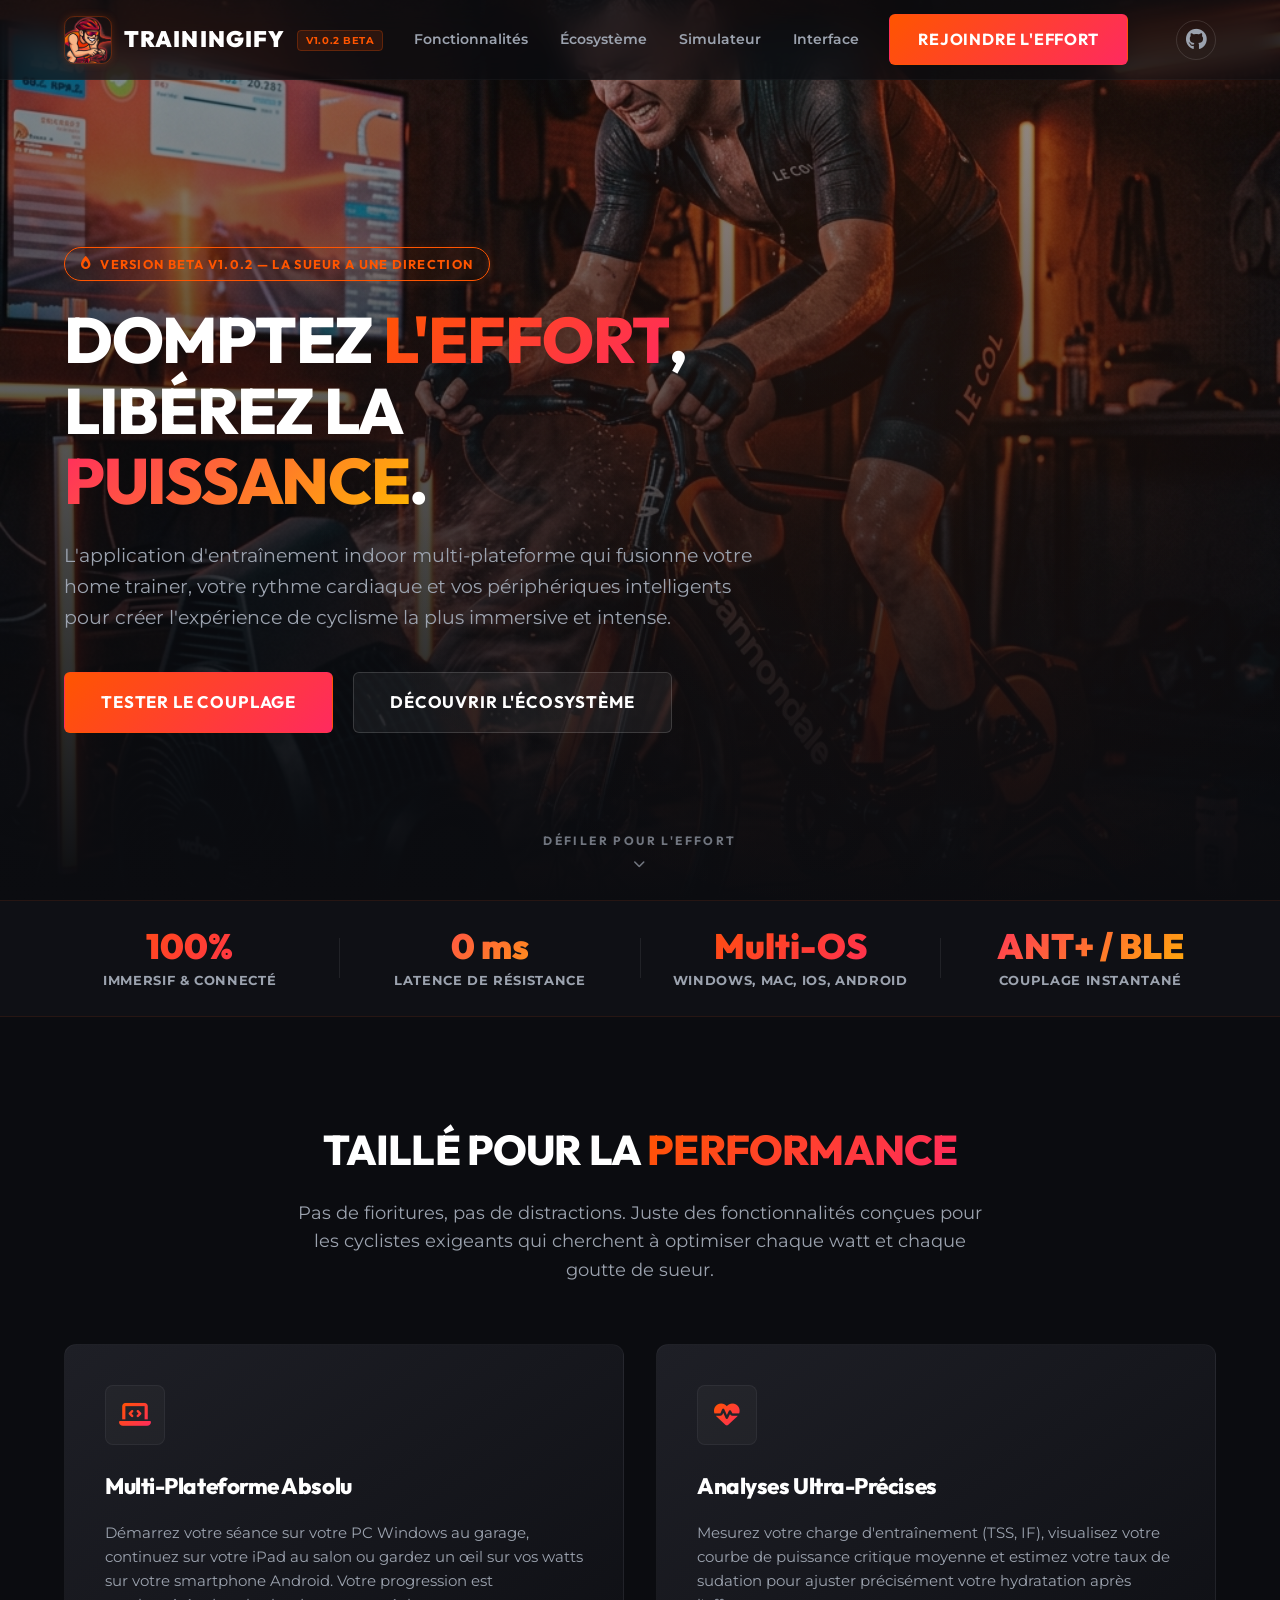
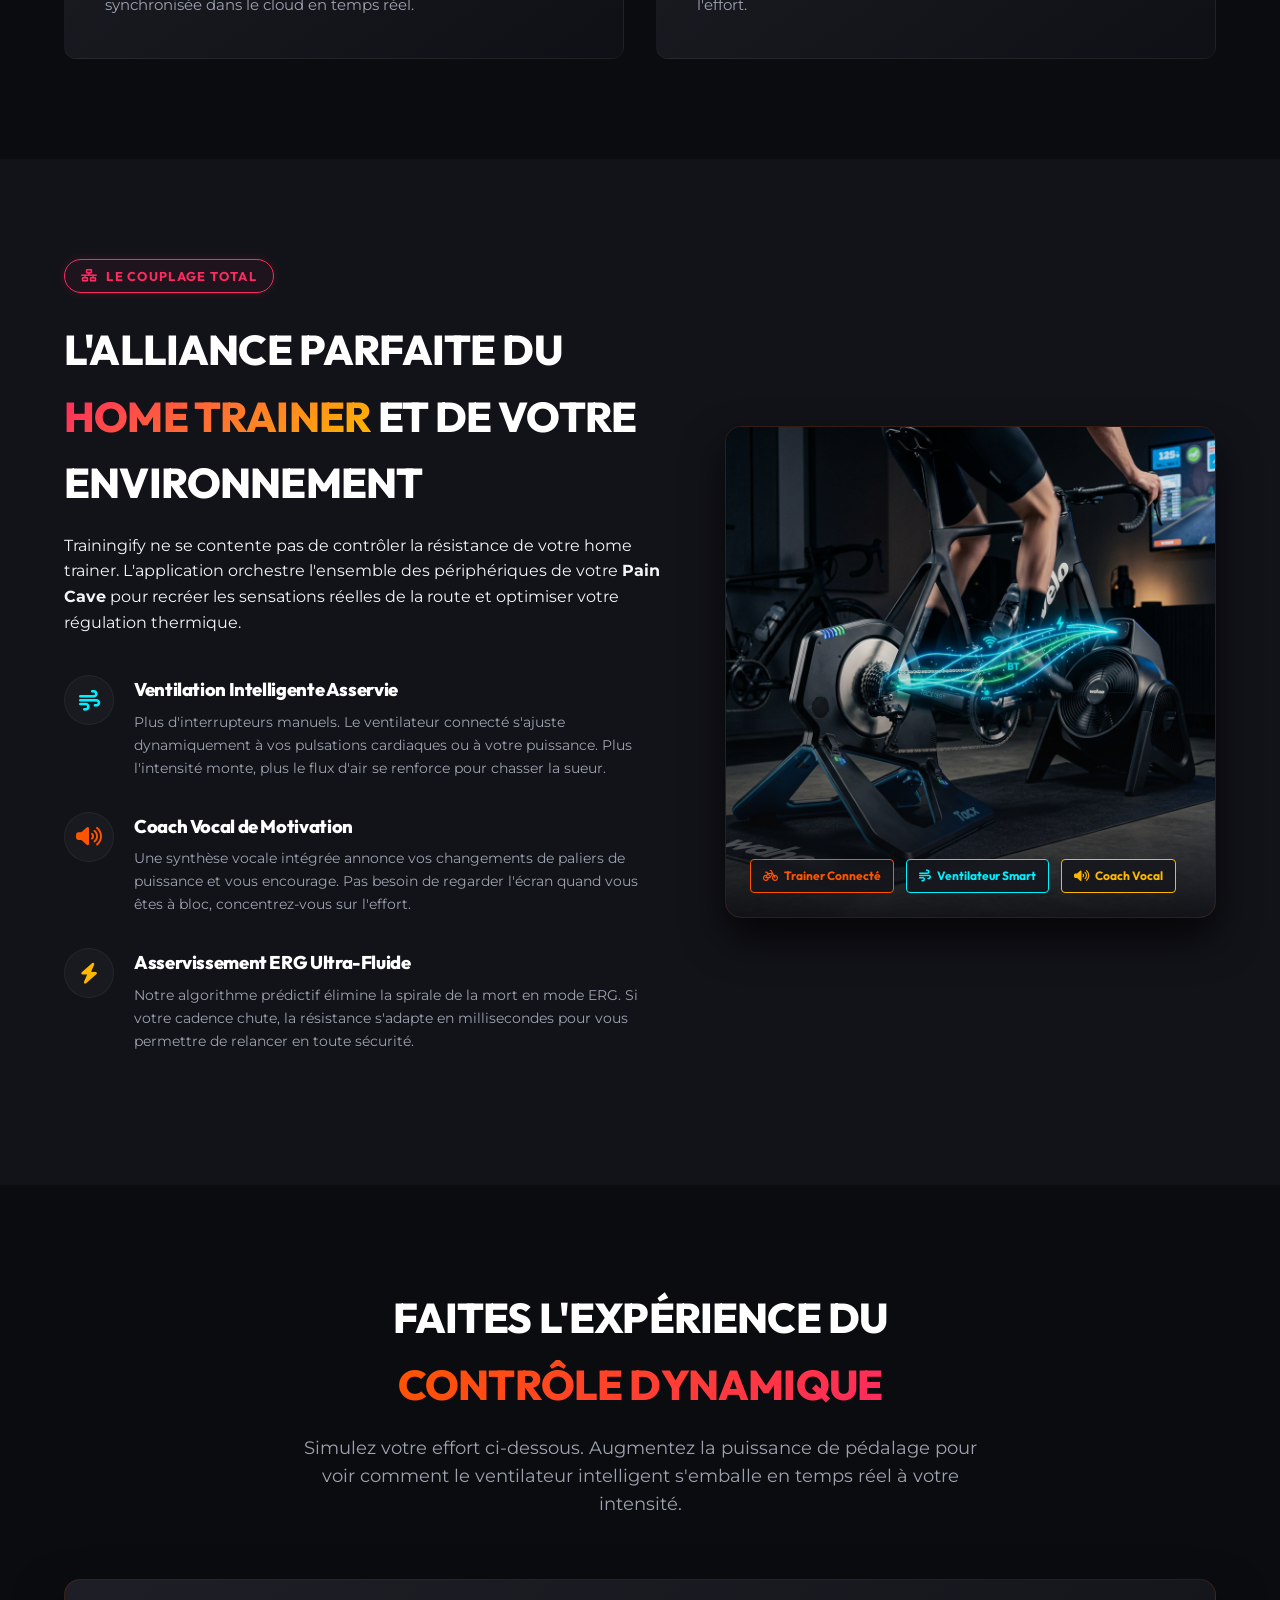
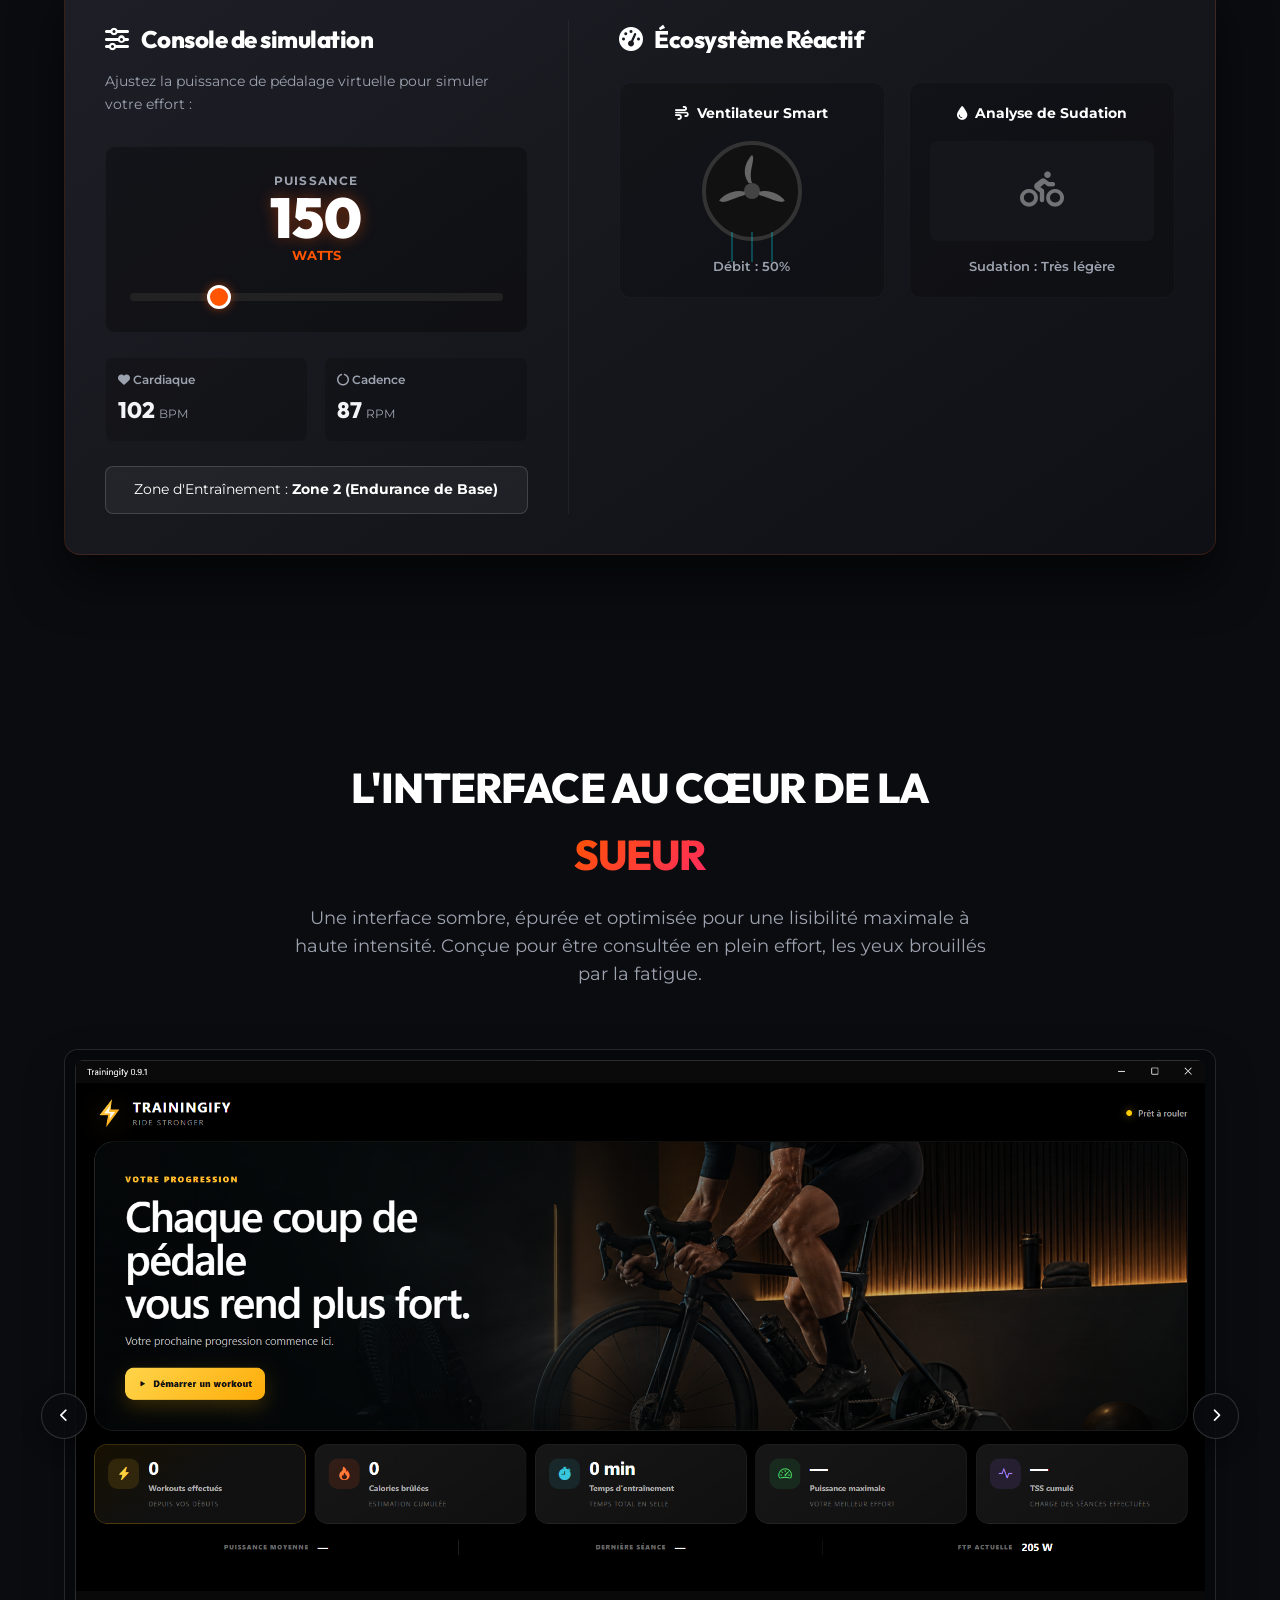
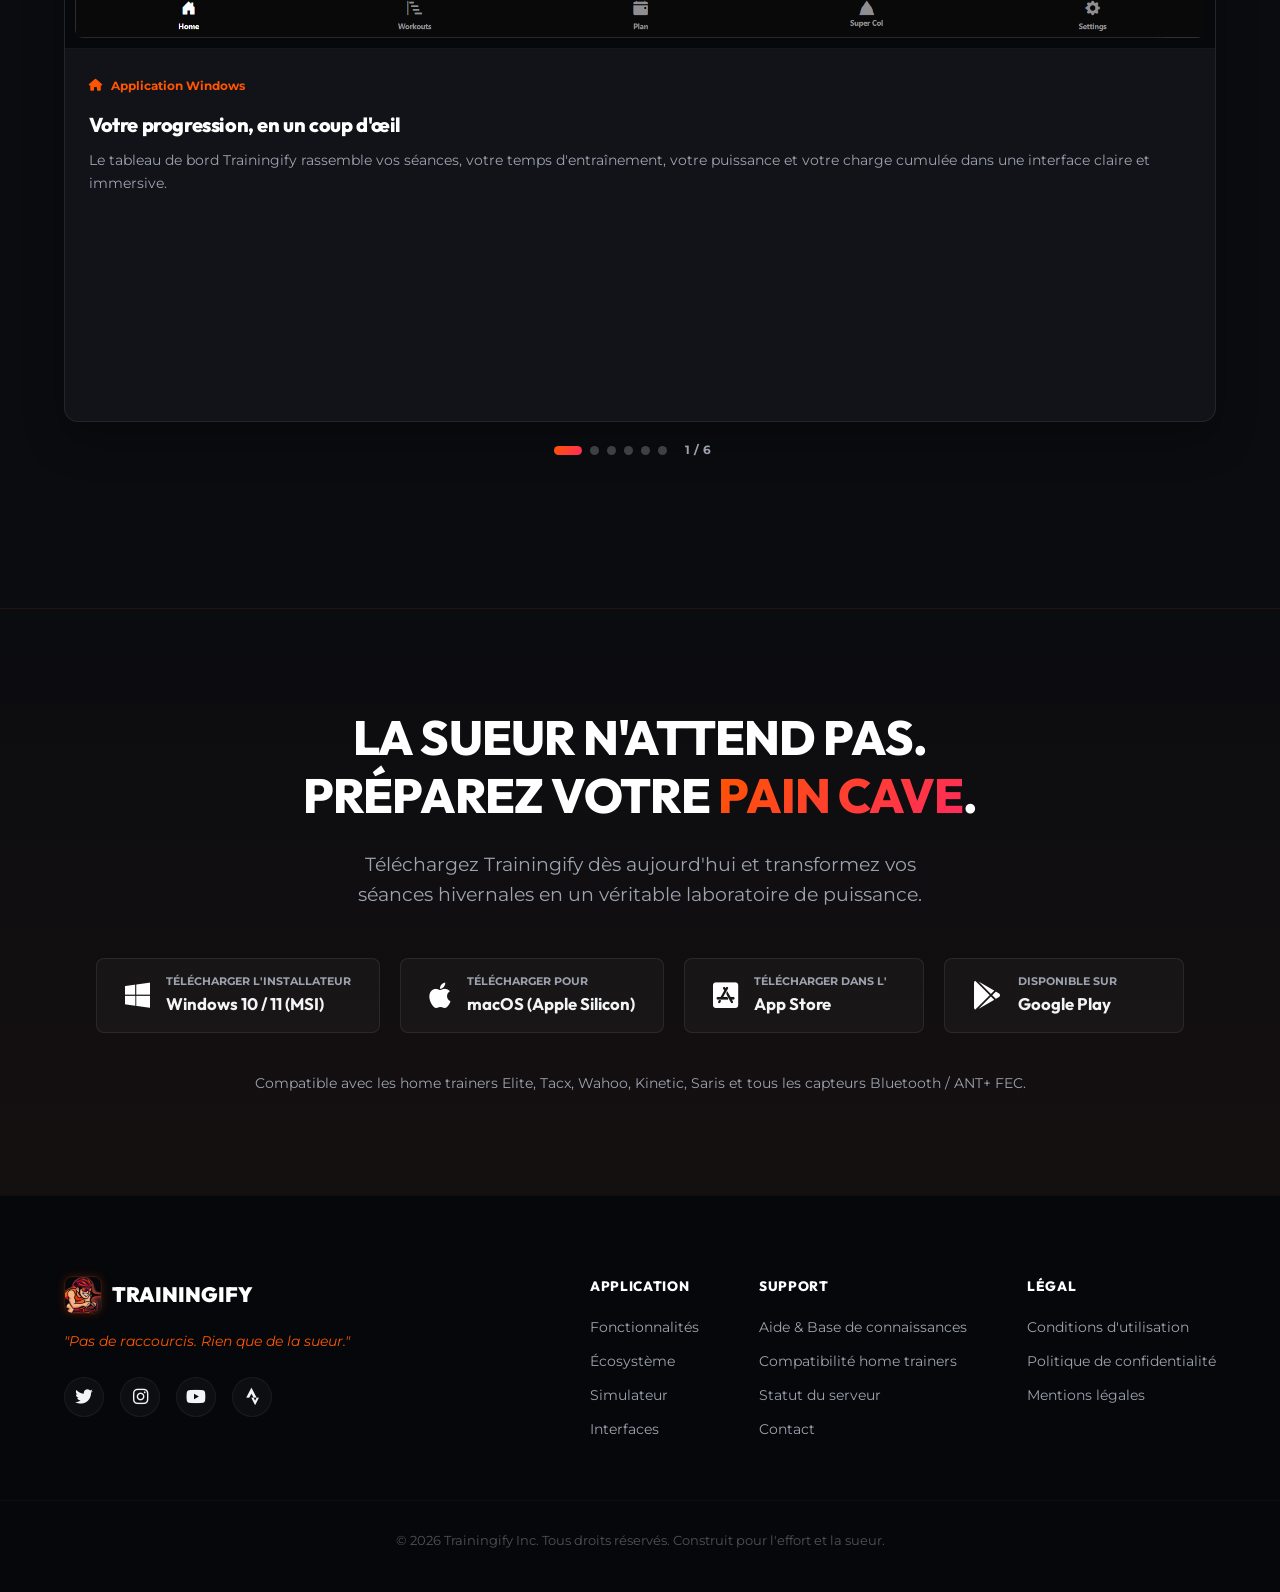
<file: docs/index.html>
<!DOCTYPE html>
<html lang="fr">
<head>
    <meta charset="UTF-8">
    <meta name="viewport" content="width=device-width, initial-scale=1.0">
    <title>Trainingify - Domptez l'effort, sculptez votre puissance</title>
    <meta name="description" content="L'application d'entraînement indoor ultime pour home trainer connectée à votre écosystème intelligent (ventilateurs, éclairages).">
    
    <!-- Favicon -->
    <link rel="icon" type="image/x-icon" href="favicon.ico">
    
    <!-- Google Fonts -->
    <link rel="preconnect" href="https://fonts.googleapis.com">
    <link rel="preconnect" href="https://fonts.gstatic.com" crossorigin>
    <link href="https://fonts.googleapis.com/css2?family=Montserrat:ital,wght@0,300;0,500;0,700;0,900;1,700&family=Outfit:wght@300;400;600;800;900&display=swap" rel="stylesheet">
    
    <!-- FontAwesome for icons -->
    <link rel="stylesheet" href="https://cdnjs.cloudflare.com/ajax/libs/font-awesome/6.4.0/css/all.min.css">
    
    <!-- Custom CSS -->
    <link rel="stylesheet" href="css/site.css">
</head>
<body>

    <!-- NAV BAR -->
    <header class="navbar" id="navbar">
        <div class="nav-container">
            <a href="#" class="nav-logo" id="nav-logo">
                <img src="assets/logo.png" alt="Trainingify Logo" class="logo-img">
                <span class="logo-text">TRAININGIFY <span class="version-badge">v1.0.2 Beta</span></span>
            </a>
            
            <nav class="nav-links" id="nav-links">
                <a href="#features" class="nav-link">Fonctionnalités</a>
                <a href="#ecosystem" class="nav-link">Écosystème</a>
                <a href="#demo" class="nav-link">Simulateur</a>
                <a href="#screenshots" class="nav-link">Interface</a>
            </nav>
            
            <div class="nav-cta">
                <a href="#download" class="btn btn-primary btn-glow">Rejoindre l'effort</a>
            </div>

            <a class="nav-github" href="https://github.com/chouteau/trainingify" target="_blank" rel="noopener noreferrer" aria-label="Voir le dépôt Trainingify sur GitHub">
                <i class="fa-brands fa-github" aria-hidden="true"></i>
            </a>
            
            <button class="menu-toggle" id="menu-toggle" aria-label="Ouvrir le menu">
                <i class="fa-solid fa-bars"></i>
            </button>
        </div>
    </header>

    <!-- HERO SECTION -->
    <section class="hero-section" id="hero">
        <div class="hero-bg" style="background-image: linear-gradient(180deg, rgba(11, 12, 16, 0.4) 0%, #0b0c10 100%), url('assets/hero_cyclist.png');"></div>
        <div class="hero-overlay"></div>
        <div class="container hero-container">
            <div class="hero-content">
                <span class="badge neon-orange-border animate-fade-in"><i class="fa-solid fa-fire-flame-simple"></i> Version Beta v1.0.2 — LA SUEUR A UNE DIRECTION</span>
                <h1 class="hero-title animate-slide-up">
                    Domptez <span class="text-gradient-orange-red">l'effort</span>,<br>
                    libérez la <span class="text-gradient-red-yellow">puissance</span>.
                </h1>
                <p class="hero-subtitle animate-slide-up-delay">
                    L'application d'entraînement indoor multi-plateforme qui fusionne votre home trainer, votre rythme cardiaque et vos périphériques intelligents pour créer l'expérience de cyclisme la plus immersive et intense.
                </p>
                <div class="hero-actions animate-slide-up-double-delay">
                    <a href="#demo" class="btn btn-primary btn-large btn-glow">Tester le couplage</a>
                    <a href="#ecosystem" class="btn btn-secondary btn-large">Découvrir l'écosystème</a>
                </div>
            </div>
        </div>
        <div class="hero-scroll-indicator">
            <span>DÉFILER POUR L'EFFORT</span>
            <i class="fa-solid fa-chevron-down scroll-bounce"></i>
        </div>
    </section>

    <!-- KEY METRICS BAR -->
    <section class="metrics-bar">
        <div class="container metrics-container">
            <div class="metric-item">
                <span class="metric-num text-gradient-orange-red">100%</span>
                <span class="metric-label">Immersif & Connecté</span>
            </div>
            <div class="metric-divider"></div>
            <div class="metric-item">
                <span class="metric-num text-gradient-red-yellow">0 ms</span>
                <span class="metric-label">Latence de résistance</span>
            </div>
            <div class="metric-divider"></div>
            <div class="metric-item">
                <span class="metric-num text-gradient-orange-red">Multi-OS</span>
                <span class="metric-label">Windows, Mac, iOS, Android</span>
            </div>
            <div class="metric-divider"></div>
            <div class="metric-item">
                <span class="metric-num text-gradient-red-yellow">ANT+ / BLE</span>
                <span class="metric-label">Couplage instantané</span>
            </div>
        </div>
    </section>

    <!-- POINTS FORTS / FEATURES SECTION -->
    <section class="features-section" id="features">
        <div class="container">
            <div class="section-header text-center">
                <h2 class="section-title">Taillé pour la <span class="text-gradient-orange-red">Performance</span></h2>
                <p class="section-description">
                    Pas de fioritures, pas de distractions. Juste des fonctionnalités conçues pour les cyclistes exigeants qui cherchent à optimiser chaque watt et chaque goutte de sueur.
                </p>
            </div>
            
            <div class="features-grid">
                <!-- Feature 1 -->
                <div class="feature-card">
                    <div class="feature-icon-wrapper">
                        <i class="fa-solid fa-laptop-code feature-icon text-gradient-orange-red"></i>
                    </div>
                    <h3 class="feature-card-title">Multi-Plateforme Absolu</h3>
                    <p class="feature-card-text">
                        Démarrez votre séance sur votre PC Windows au garage, continuez sur votre iPad au salon ou gardez un œil sur vos watts sur votre smartphone Android. Votre progression est synchronisée dans le cloud en temps réel.
                    </p>
                </div>

                
                <!-- Feature 3 -->
                <div class="feature-card">
                    <div class="feature-icon-wrapper">
                        <i class="fa-solid fa-heart-pulse feature-icon text-gradient-orange-red"></i>
                    </div>
                    <h3 class="feature-card-title">Analyses Ultra-Précises</h3>
                    <p class="feature-card-text">
                        Mesurez votre charge d'entraînement (TSS, IF), visualisez votre courbe de puissance critique moyenne et estimez votre taux de sudation pour ajuster précisément votre hydratation après l'effort.
                    </p>
                </div>
            </div>
        </div>
    </section>

    <!-- ECOSYSTEM HIGHLIGHT SECTION -->
    <section class="ecosystem-section" id="ecosystem">
        <div class="container">
            <div class="ecosystem-grid">
                <div class="ecosystem-content">
                    <span class="badge neon-red-border"><i class="fa-solid fa-network-wired"></i> LE COUPLAGE TOTAL</span>
                    <h2 class="section-title">L'alliance parfaite du <span class="text-gradient-red-yellow">Home Trainer</span> et de votre environnement</h2>
                    <p class="section-text">
                        Trainingify ne se contente pas de contrôler la résistance de votre home trainer. L'application orchestre l'ensemble des périphériques de votre <strong>Pain Cave</strong> pour recréer les sensations réelles de la route et optimiser votre régulation thermique.
                    </p>
                    
                    <ul class="ecosystem-list">
                        <li>
                            <div class="list-icon"><i class="fa-solid fa-wind text-cyan"></i></div>
                            <div>
                                <h4>Ventilation Intelligente Asservie</h4>
                                <p>Plus d'interrupteurs manuels. Le ventilateur connecté s'ajuste dynamiquement à vos pulsations cardiaques ou à votre puissance. Plus l'intensité monte, plus le flux d'air se renforce pour chasser la sueur.</p>
                            </div>
                        </li>
                        <li>
                            <div class="list-icon"><i class="fa-solid fa-volume-high text-orange"></i></div>
                            <div>
                                <h4>Coach Vocal de Motivation</h4>
                                <p>Une synthèse vocale intégrée annonce vos changements de paliers de puissance et vous encourage. Pas besoin de regarder l'écran quand vous êtes à bloc, concentrez-vous sur l'effort.</p>
                            </div>
                        </li>
                        <li>
                            <div class="list-icon"><i class="fa-solid fa-bolt text-yellow"></i></div>
                            <div>
                                <h4>Asservissement ERG Ultra-Fluide</h4>
                                <p>Notre algorithme prédictif élimine la spirale de la mort en mode ERG. Si votre cadence chute, la résistance s'adapte en millisecondes pour vous permettre de relancer en toute sécurité.</p>
                            </div>
                        </li>
                    </ul>
                </div>
                
                <div class="ecosystem-visual">
                    <div class="visual-card">
                        <img src="assets/smart_setup.png" alt="Écosystème Smart Trainer et Ventilateur intelligent" class="visual-img">
                        <div class="visual-glow-overlay"></div>
                        <div class="visual-labels">
                            <span class="label-tag tag-trainer"><i class="fa-solid fa-bicycle"></i> Trainer Connecté</span>
                            <span class="label-tag tag-fan"><i class="fa-solid fa-wind"></i> Ventilateur Smart</span>
                            <span class="label-tag tag-light"><i class="fa-solid fa-volume-high"></i> Coach Vocal</span>
                        </div>
                    </div>
                </div>
            </div>
        </div>
    </section>

    <!-- INTERACTIVE DEMO / PLAYGROUND SECTION -->
    <section class="demo-section" id="demo">
        <div class="container">
            <div class="section-header text-center">
                <h2 class="section-title">Faites l'expérience du <span class="text-gradient-orange-red">Contrôle Dynamique</span></h2>
                <p class="section-description">
                    Simulez votre effort ci-dessous. Augmentez la puissance de pédalage pour voir comment le ventilateur intelligent s'emballe en temps réel à votre intensité.
                </p>
            </div>
            
            <div class="playground-card" id="playground-card">
                <div class="playground-grid">
                    
                    <!-- Panel 1: Controls -->
                    <div class="playground-controls">
                        <h3><i class="fa-solid fa-sliders"></i> Console de simulation</h3>
                        <p class="control-help">Ajustez la puissance de pédalage virtuelle pour simuler votre effort :</p>
                        
                        <div class="power-control-group">
                            <div class="power-display">
                                <span class="power-label">PUISSANCE</span>
                                <span class="power-value" id="power-val">150</span>
                                <span class="power-unit">WATTS</span>
                            </div>
                            <input type="range" id="power-slider" class="power-slider" min="50" max="500" value="150" step="10">
                        </div>
                        
                        <div class="metrics-grid-mini">
                            <div class="mini-metric">
                                <span class="mini-label"><i class="fa-solid fa-heart"></i> Cardiaque</span>
                                <span class="mini-val" id="hr-val">115</span> <span class="mini-unit">BPM</span>
                            </div>
                            <div class="mini-metric">
                                <span class="mini-label"><i class="fa-solid fa-circle-notch"></i> Cadence</span>
                                <span class="mini-val" id="cadence-val">90</span> <span class="mini-unit">RPM</span>
                            </div>
                        </div>
                        
                        <div class="zone-indicator" id="zone-indicator">
                            Zone d'Entraînement : <strong id="zone-name">Zone 2 (Endurance)</strong>
                        </div>
                    </div>
                    
                    <!-- Panel 2: Physical Feedback Simulation -->
                    <div class="playground-feedback">
                        <h3><i class="fa-solid fa-gauge-high"></i> Écosystème Réactif</h3>
                        
                        <div class="device-simulator-row">
                            <!-- Fan Simulator -->
                            <div class="fan-simulator">
                                <span class="device-name"><i class="fa-solid fa-wind"></i> Ventilateur Smart</span>
                                <div class="fan-casing">
                                    <div class="fan-blades-wrapper" id="fan-blades">
                                        <svg viewBox="0 0 100 100" class="fan-blades-svg">
                                            <circle cx="50" cy="50" r="10" fill="#444" />
                                            <!-- Three blades -->
                                            <path d="M50 40 C45 25 55 10 50 5 C45 10 35 25 46 40 Z" fill="#666" />
                                            <path d="M59 55 C73 59 86 67 91 62 C87 56 73 47 59 51 Z" fill="#666" />
                                            <path d="M41 55 C27 59 14 67 9 62 C13 56 27 47 41 51 Z" fill="#666" />
                                        </svg>
                                    </div>
                                    <div class="fan-airflow" id="fan-airflow">
                                        <div class="airflow-line line-1"></div>
                                        <div class="airflow-line line-2"></div>
                                        <div class="airflow-line line-3"></div>
                                    </div>
                                </div>
                                <span class="device-status" id="fan-status">Débit : Léger (30%)</span>
                            </div>
                            
                            <!-- Sweat & Effort Simulator -->
                            <div class="sweat-simulator" id="sweat-simulator">
                                <span class="device-name"><i class="fa-solid fa-droplet"></i> Analyse de Sudation</span>
                                <div class="virtual-room" id="virtual-room">
                                    <div class="cyclist-silhouette">
                                        <i class="fa-solid fa-person-biking"></i>
                                    </div>
                                    <div class="sweat-droplets" id="sweat-container">
                                        <!-- Droplets generated dynamically by JS -->
                                    </div>
                                </div>
                                <span class="device-status" id="sweat-status">Sudation : Nulle (Échauffement)</span>
                            </div>
                        </div>
                    </div>
                    
                </div>
            </div>
        </div>
    </section>

    <!-- SCREENSHOTS / WIREFRAME PREVIEW SECTION -->
    <section class="screenshots-section" id="screenshots">
        <div class="container">
            <div class="section-header text-center">
                <h2 class="section-title">L'interface au cœur de la <span class="text-gradient-orange-red">Sueur</span></h2>
                <p class="section-description">
                    Une interface sombre, épurée et optimisée pour une lisibilité maximale à haute intensité. Conçue pour être consultée en plein effort, les yeux brouillés par la fatigue.
                </p>
            </div>

            <div class="screenshot-carousel" data-screenshot-carousel aria-label="Captures de l'application Trainingify">
                <div class="screenshot-carousel-viewport" role="region" aria-live="polite">
                    <div class="screenshot-carousel-track" data-carousel-track>
                        <figure class="carousel-slide is-active">
                            <div class="actual-screenshot-frame">
                                <img src="assets/trainingify-dashboard-0.9.1.png" alt="Écran d'accueil Trainingify 0.9.1 avec la progression du cycliste et les statistiques d'entraînement" loading="eager" decoding="async">
                            </div>
                            <figcaption class="actual-screenshot-caption">
                                <span class="preview-overlay-tag"><i class="fa-solid fa-house"></i> Application Windows</span>
                                <h3>Votre progression, en un coup d'œil</h3>
                                <p>Le tableau de bord Trainingify rassemble vos séances, votre temps d'entraînement, votre puissance et votre charge cumulée dans une interface claire et immersive.</p>
                            </figcaption>
                        </figure>

                        <figure class="carousel-slide">
                            <div class="actual-screenshot-frame">
                                <img src="assets/trainingify-training-plan-0.9.1.png" alt="Écran du plan d'entraînement Trainingify avec les séances organisées par semaine" loading="lazy" decoding="async">
                            </div>
                            <figcaption class="actual-screenshot-caption">
                                <span class="preview-overlay-tag"><i class="fa-solid fa-calendar-days"></i> Planification</span>
                                <h3>Structurez votre progression</h3>
                                <p>Visualisez vos semaines et vos séances à venir pour garder une trajectoire claire jusqu'à votre objectif.</p>
                            </figcaption>
                        </figure>

                        <figure class="carousel-slide">
                            <div class="actual-screenshot-frame">
                                <img src="assets/trainingify-workouts-0.9.1.png" alt="Écran Workouts Trainingify avec les métriques et la courbe de puissance d'une séance" loading="lazy" decoding="async">
                            </div>
                            <figcaption class="actual-screenshot-caption">
                                <span class="preview-overlay-tag"><i class="fa-solid fa-person-biking"></i> Workouts</span>
                                <h3>Chaque séance, au bon niveau</h3>
                                <p>Suivez l'intensité, la puissance et les zones d'effort pendant votre workout pour transformer chaque intervalle en progrès.</p>
                            </figcaption>
                        </figure>

                        <figure class="carousel-slide">
                            <div class="actual-screenshot-frame">
                                <img src="assets/trainingify-super-cols-0.9.1.png" alt="Catalogue Trainingify des parcours de cols réels avec le Tourmalet et le Mont Ventoux" loading="lazy" decoding="async">
                            </div>
                            <figcaption class="actual-screenshot-caption">
                                <span class="preview-overlay-tag"><i class="fa-solid fa-mountain"></i> Super Cols</span>
                                <h3>Parcourez les vrais cols</h3>
                                <p>Choisissez un parcours réel et laissez le profil de la route piloter directement la résistance de votre home trainer.</p>
                            </figcaption>
                        </figure>

                        <figure class="carousel-slide">
                            <div class="actual-screenshot-frame">
                                <img src="assets/trainingify-super-col-detail-0.9.1.png" alt="Détail du parcours du col du Tourmalet avec le profil de pente coloré" loading="lazy" decoding="async">
                            </div>
                            <figcaption class="actual-screenshot-caption">
                                <span class="preview-overlay-tag"><i class="fa-solid fa-chart-area"></i> Profil de pente</span>
                                <h3>Chaque kilomètre compte</h3>
                                <p>Anticipez les variations de pente et visualisez l'ascension complète avant de vous lancer dans le défi.</p>
                            </figcaption>
                        </figure>

                        <figure class="carousel-slide">
                            <div class="actual-screenshot-frame">
                                <img src="assets/trainingify-device-control-0.9.1.png" alt="Écran Device Control Trainingify pour rechercher des capteurs Bluetooth et ANT+" loading="lazy" decoding="async">
                            </div>
                            <figcaption class="actual-screenshot-caption">
                                <span class="preview-overlay-tag"><i class="fa-solid fa-link"></i> Device Control</span>
                                <h3>Connectez tout votre écosystème</h3>
                                <p>Recherchez et pilotez vos capteurs, home trainers et périphériques BLE ou ANT+ depuis un seul écran.</p>
                            </figcaption>
                        </figure>
                    </div>
                </div>

                <button type="button" class="carousel-control carousel-control-prev" data-carousel-prev aria-label="Capture précédente">
                    <i class="fa-solid fa-chevron-left" aria-hidden="true"></i>
                </button>
                <button type="button" class="carousel-control carousel-control-next" data-carousel-next aria-label="Capture suivante">
                    <i class="fa-solid fa-chevron-right" aria-hidden="true"></i>
                </button>

                <div class="carousel-footer">
                    <div class="carousel-dots" data-carousel-dots role="tablist" aria-label="Choisir une capture"></div>
                    <span class="carousel-counter" data-carousel-counter aria-live="polite">1 / 6</span>
                </div>
            </div>

        </div>
    </section>

    <!-- MOTIVATIONAL CTA SECTION -->
    <section class="cta-section" id="download">
        <div class="container text-center">
            <h2 class="cta-title">La sueur n'attend pas.<br>Préparez votre <span class="text-gradient-orange-red">Pain Cave</span>.</h2>
            <p class="cta-subtitle">
                Téléchargez Trainingify dès aujourd'hui et transformez vos séances hivernales en un véritable laboratoire de puissance.
            </p>
            
            <div class="download-platforms">
                <a href="https://github.com/chouteau/trainingify/releases/latest/download/Trainingify-latest-windows-x64.msi" class="platform-btn" id="windows-download" download>
                    <i class="fa-brands fa-windows platform-icon"></i>
                    <div class="platform-text">
                        <span>Télécharger l'installateur</span>
                        <strong>Windows 10 / 11 (MSI)</strong>
                    </div>
                </a>
                <a href="#" class="platform-btn">
                    <i class="fa-brands fa-apple platform-icon"></i>
                    <div class="platform-text">
                        <span>Télécharger pour</span>
                        <strong>macOS (Apple Silicon)</strong>
                    </div>
                </a>
                <a href="#" class="platform-btn">
                    <i class="fa-brands fa-app-store-ios platform-icon"></i>
                    <div class="platform-text">
                        <span>Télécharger dans l'</span>
                        <strong>App Store</strong>
                    </div>
                </a>
                <a href="#" class="platform-btn">
                    <i class="fa-brands fa-google-play platform-icon"></i>
                    <div class="platform-text">
                        <span>Disponible sur</span>
                        <strong>Google Play</strong>
                    </div>
                </a>
            </div>
            
            <p class="cta-note">Compatible avec les home trainers Elite, Tacx, Wahoo, Kinetic, Saris et tous les capteurs Bluetooth / ANT+ FEC.</p>
        </div>
    </section>

    <!-- FOOTER -->
    <footer class="footer">
        <div class="container footer-container">
            <div class="footer-brand">
                <div class="footer-logo">
                    <img src="assets/logo.png" alt="Trainingify Logo" class="logo-img">
                    <span class="logo-text">TRAININGIFY</span>
                </div>
                <p class="footer-moto">"Pas de raccourcis. Rien que de la sueur."</p>
                <div class="footer-socials">
                    <a href="#"><i class="fa-brands fa-twitter"></i></a>
                    <a href="#"><i class="fa-brands fa-instagram"></i></a>
                    <a href="#"><i class="fa-brands fa-youtube"></i></a>
                    <a href="#"><i class="fa-brands fa-strava"></i></a>
                </div>
            </div>
            
            <div class="footer-links-group">
                <div class="footer-links-col">
                    <h4>Application</h4>
                    <a href="#features">Fonctionnalités</a>
                    <a href="#ecosystem">Écosystème</a>
                    <a href="#demo">Simulateur</a>
                    <a href="#screenshots">Interfaces</a>
                </div>
                <div class="footer-links-col">
                    <h4>Support</h4>
                    <a href="#">Aide & Base de connaissances</a>
                    <a href="#">Compatibilité home trainers</a>
                    <a href="#">Statut du serveur</a>
                    <a href="#">Contact</a>
                </div>
                <div class="footer-links-col">
                    <h4>Légal</h4>
                    <a href="#">Conditions d'utilisation</a>
                    <a href="privacy.html">Politique de confidentialité</a>
                    <a href="#">Mentions légales</a>
                </div>
            </div>
        </div>
        
        <div class="footer-bottom">
            <div class="container text-center">
                <p>&copy; 2026 Trainingify Inc. Tous droits réservés. Construit pour l'effort et la sueur.</p>
            </div>
        </div>
    </footer>

    <!-- Custom JS -->
    <script src="js/main.js"></script>
</body>
</html>
</file>
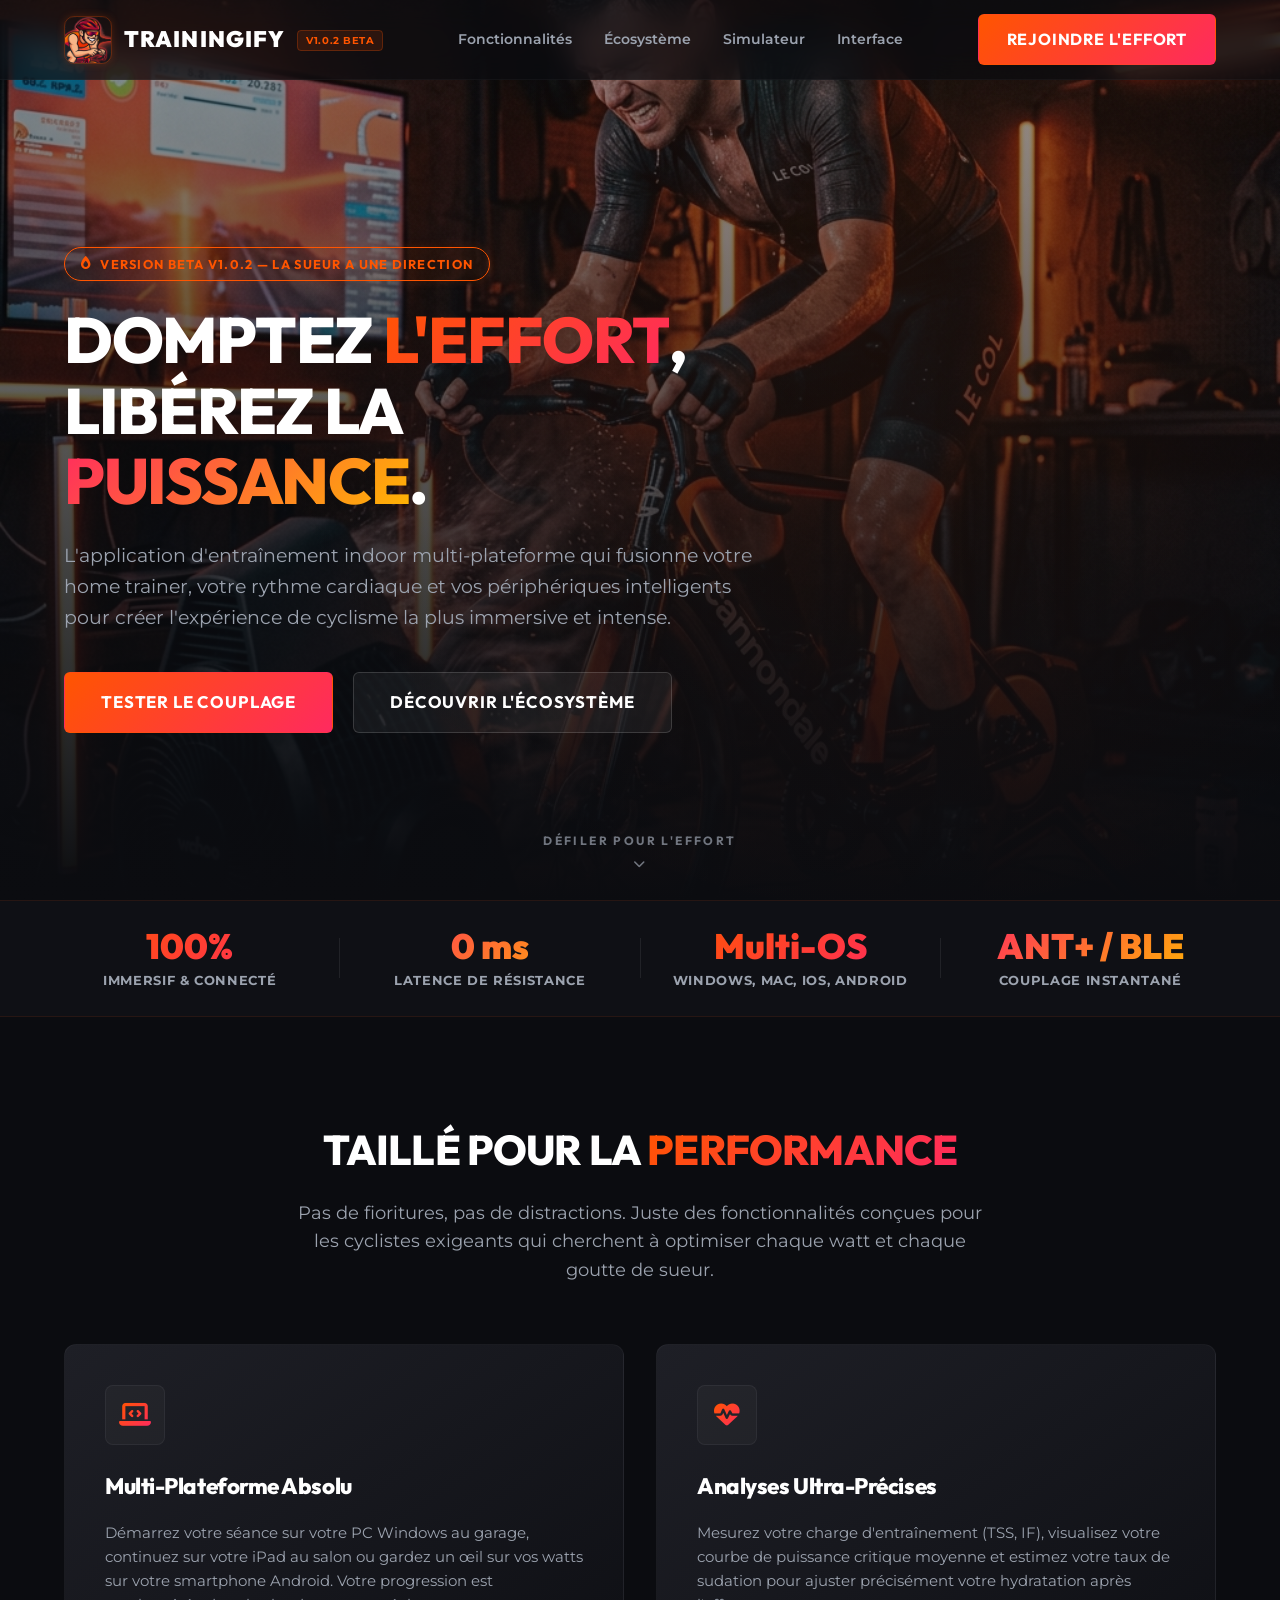
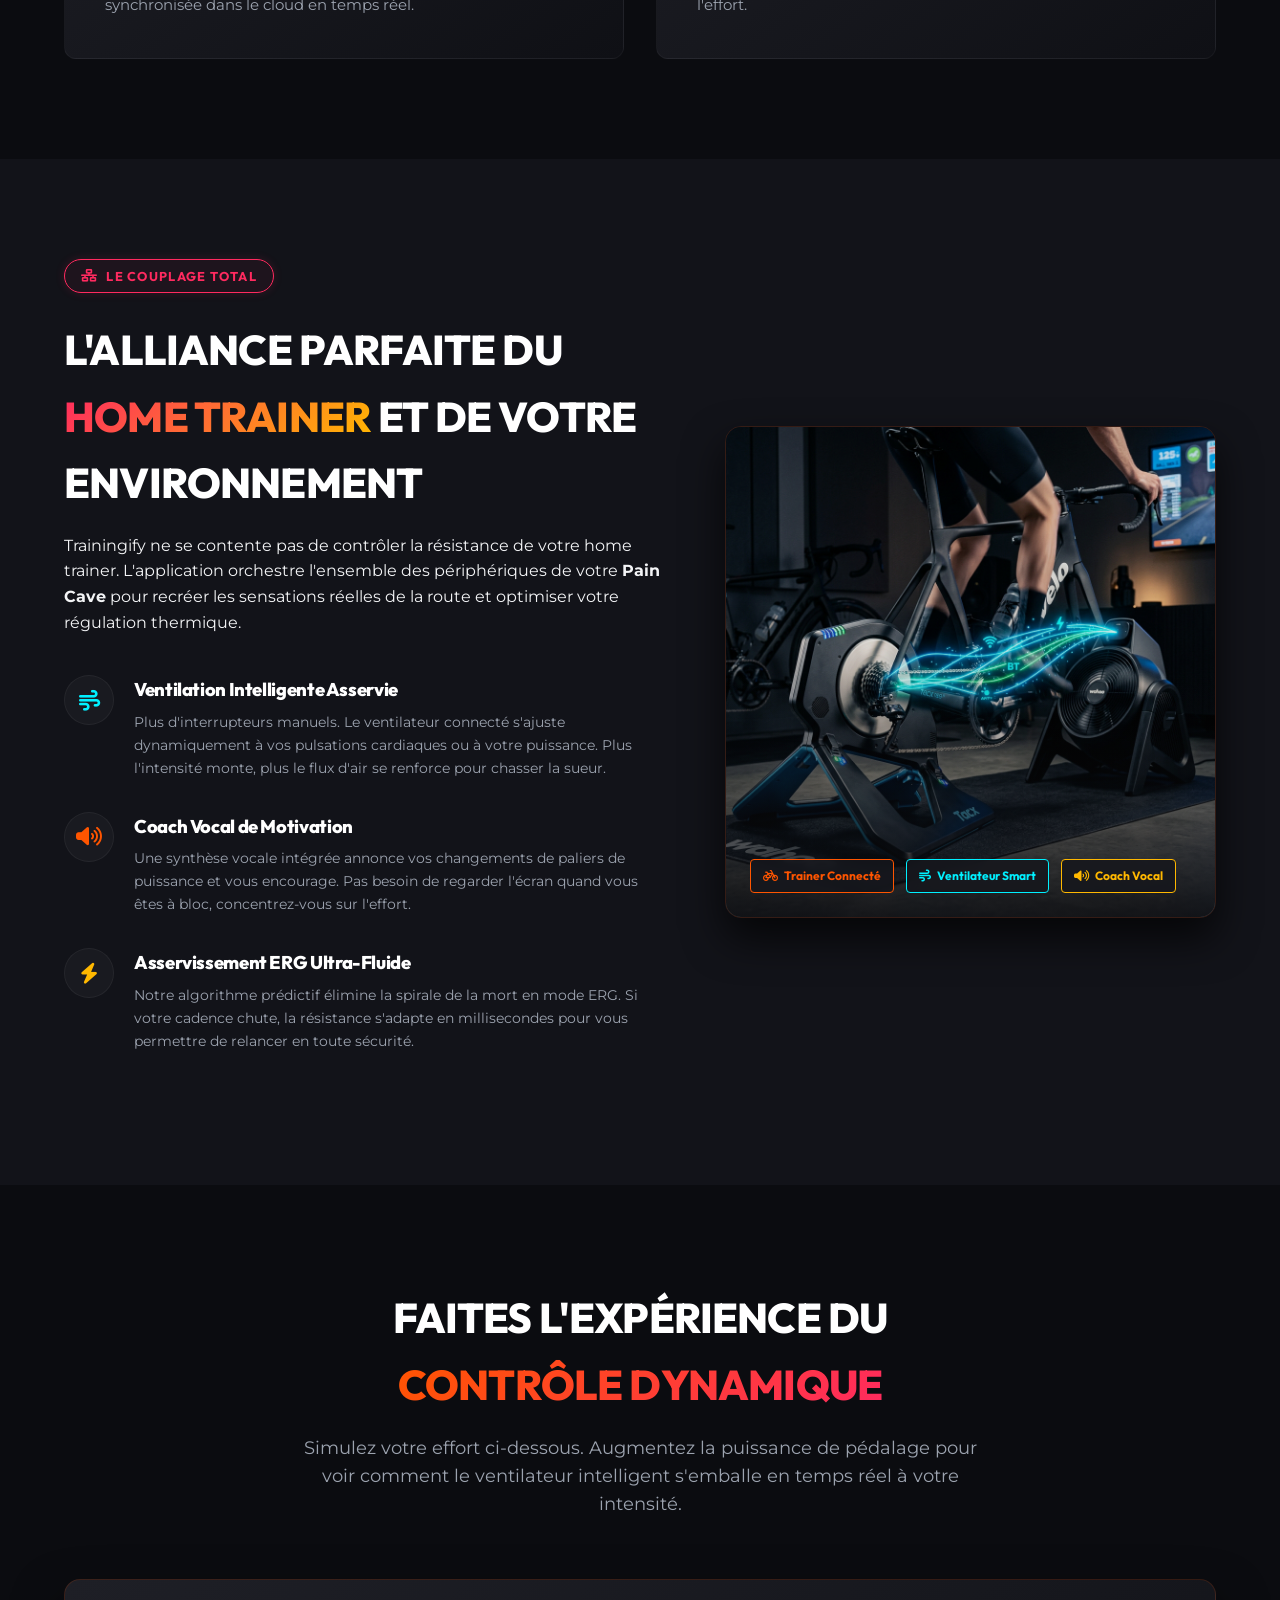
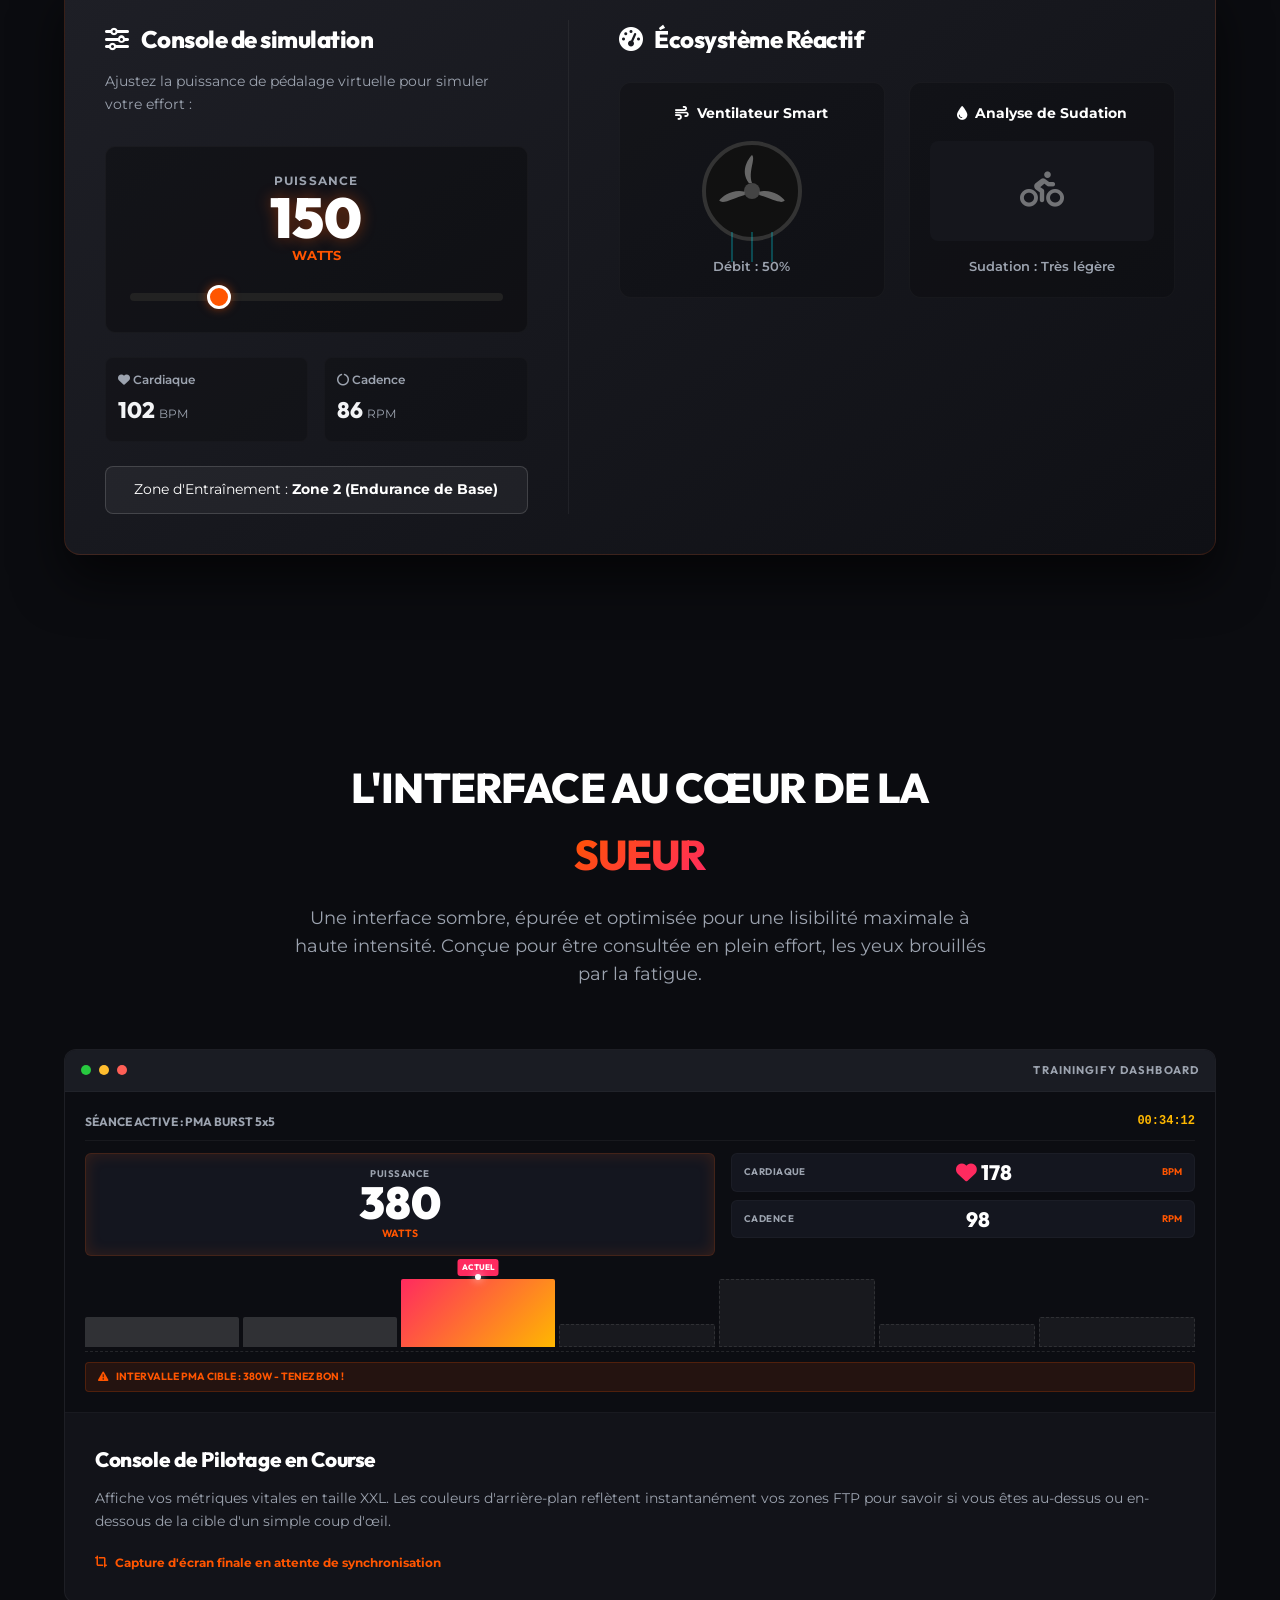
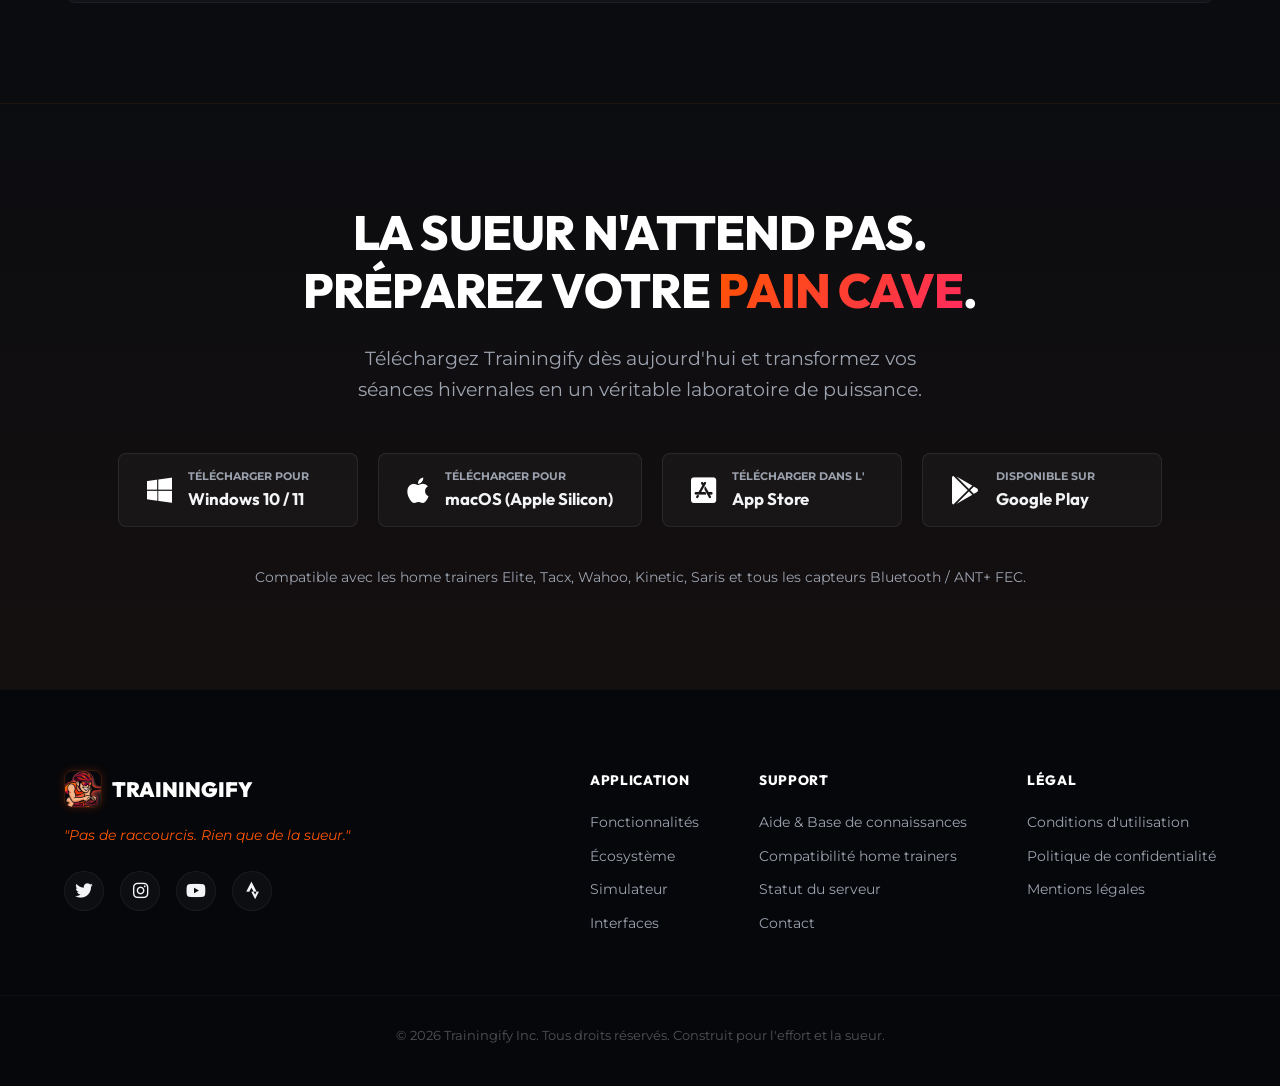
<file: src/Trainingify.Website/wwwroot/index.html>
<!DOCTYPE html>
<html lang="fr">
<head>
    <meta charset="UTF-8">
    <meta name="viewport" content="width=device-width, initial-scale=1.0">
    <title>Trainingify - Domptez l'effort, sculptez votre puissance</title>
    <meta name="description" content="L'application d'entraînement indoor ultime pour home trainer connectée à votre écosystème intelligent (ventilateurs, éclairages).">
    
    <!-- Favicon -->
    <link rel="icon" type="image/x-icon" href="favicon.ico">
    
    <!-- Google Fonts -->
    <link rel="preconnect" href="https://fonts.googleapis.com">
    <link rel="preconnect" href="https://fonts.gstatic.com" crossorigin>
    <link href="https://fonts.googleapis.com/css2?family=Montserrat:ital,wght@0,300;0,500;0,700;0,900;1,700&family=Outfit:wght@300;400;600;800;900&display=swap" rel="stylesheet">
    
    <!-- FontAwesome for icons -->
    <link rel="stylesheet" href="https://cdnjs.cloudflare.com/ajax/libs/font-awesome/6.4.0/css/all.min.css">
    
    <!-- Custom CSS -->
    <link rel="stylesheet" href="css/site.css">
</head>
<body>

    <!-- NAV BAR -->
    <header class="navbar" id="navbar">
        <div class="nav-container">
            <a href="#" class="nav-logo" id="nav-logo">
                <img src="assets/logo.png" alt="Trainingify Logo" class="logo-img">
                <span class="logo-text">TRAININGIFY <span class="version-badge">v1.0.2 Beta</span></span>
            </a>
            
            <nav class="nav-links" id="nav-links">
                <a href="#features" class="nav-link">Fonctionnalités</a>
                <a href="#ecosystem" class="nav-link">Écosystème</a>
                <a href="#demo" class="nav-link">Simulateur</a>
                <a href="#screenshots" class="nav-link">Interface</a>
            </nav>
            
            <div class="nav-cta">
                <a href="#download" class="btn btn-primary btn-glow">Rejoindre l'effort</a>
            </div>
            
            <button class="menu-toggle" id="menu-toggle" aria-label="Ouvrir le menu">
                <i class="fa-solid fa-bars"></i>
            </button>
        </div>
    </header>

    <!-- HERO SECTION -->
    <section class="hero-section" id="hero">
        <div class="hero-bg" style="background-image: linear-gradient(180deg, rgba(11, 12, 16, 0.4) 0%, #0b0c10 100%), url('assets/hero_cyclist.png');"></div>
        <div class="hero-overlay"></div>
        <div class="container hero-container">
            <div class="hero-content">
                <span class="badge neon-orange-border animate-fade-in"><i class="fa-solid fa-fire-flame-simple"></i> Version Beta v1.0.2 — LA SUEUR A UNE DIRECTION</span>
                <h1 class="hero-title animate-slide-up">
                    Domptez <span class="text-gradient-orange-red">l'effort</span>,<br>
                    libérez la <span class="text-gradient-red-yellow">puissance</span>.
                </h1>
                <p class="hero-subtitle animate-slide-up-delay">
                    L'application d'entraînement indoor multi-plateforme qui fusionne votre home trainer, votre rythme cardiaque et vos périphériques intelligents pour créer l'expérience de cyclisme la plus immersive et intense.
                </p>
                <div class="hero-actions animate-slide-up-double-delay">
                    <a href="#demo" class="btn btn-primary btn-large btn-glow">Tester le couplage</a>
                    <a href="#ecosystem" class="btn btn-secondary btn-large">Découvrir l'écosystème</a>
                </div>
            </div>
        </div>
        <div class="hero-scroll-indicator">
            <span>DÉFILER POUR L'EFFORT</span>
            <i class="fa-solid fa-chevron-down scroll-bounce"></i>
        </div>
    </section>

    <!-- KEY METRICS BAR -->
    <section class="metrics-bar">
        <div class="container metrics-container">
            <div class="metric-item">
                <span class="metric-num text-gradient-orange-red">100%</span>
                <span class="metric-label">Immersif & Connecté</span>
            </div>
            <div class="metric-divider"></div>
            <div class="metric-item">
                <span class="metric-num text-gradient-red-yellow">0 ms</span>
                <span class="metric-label">Latence de résistance</span>
            </div>
            <div class="metric-divider"></div>
            <div class="metric-item">
                <span class="metric-num text-gradient-orange-red">Multi-OS</span>
                <span class="metric-label">Windows, Mac, iOS, Android</span>
            </div>
            <div class="metric-divider"></div>
            <div class="metric-item">
                <span class="metric-num text-gradient-red-yellow">ANT+ / BLE</span>
                <span class="metric-label">Couplage instantané</span>
            </div>
        </div>
    </section>

    <!-- POINTS FORTS / FEATURES SECTION -->
    <section class="features-section" id="features">
        <div class="container">
            <div class="section-header text-center">
                <h2 class="section-title">Taillé pour la <span class="text-gradient-orange-red">Performance</span></h2>
                <p class="section-description">
                    Pas de fioritures, pas de distractions. Juste des fonctionnalités conçues pour les cyclistes exigeants qui cherchent à optimiser chaque watt et chaque goutte de sueur.
                </p>
            </div>
            
            <div class="features-grid">
                <!-- Feature 1 -->
                <div class="feature-card">
                    <div class="feature-icon-wrapper">
                        <i class="fa-solid fa-laptop-code feature-icon text-gradient-orange-red"></i>
                    </div>
                    <h3 class="feature-card-title">Multi-Plateforme Absolu</h3>
                    <p class="feature-card-text">
                        Démarrez votre séance sur votre PC Windows au garage, continuez sur votre iPad au salon ou gardez un œil sur vos watts sur votre smartphone Android. Votre progression est synchronisée dans le cloud en temps réel.
                    </p>
                </div>

                
                <!-- Feature 3 -->
                <div class="feature-card">
                    <div class="feature-icon-wrapper">
                        <i class="fa-solid fa-heart-pulse feature-icon text-gradient-orange-red"></i>
                    </div>
                    <h3 class="feature-card-title">Analyses Ultra-Précises</h3>
                    <p class="feature-card-text">
                        Mesurez votre charge d'entraînement (TSS, IF), visualisez votre courbe de puissance critique moyenne et estimez votre taux de sudation pour ajuster précisément votre hydratation après l'effort.
                    </p>
                </div>
            </div>
        </div>
    </section>

    <!-- ECOSYSTEM HIGHLIGHT SECTION -->
    <section class="ecosystem-section" id="ecosystem">
        <div class="container">
            <div class="ecosystem-grid">
                <div class="ecosystem-content">
                    <span class="badge neon-red-border"><i class="fa-solid fa-network-wired"></i> LE COUPLAGE TOTAL</span>
                    <h2 class="section-title">L'alliance parfaite du <span class="text-gradient-red-yellow">Home Trainer</span> et de votre environnement</h2>
                    <p class="section-text">
                        Trainingify ne se contente pas de contrôler la résistance de votre home trainer. L'application orchestre l'ensemble des périphériques de votre <strong>Pain Cave</strong> pour recréer les sensations réelles de la route et optimiser votre régulation thermique.
                    </p>
                    
                    <ul class="ecosystem-list">
                        <li>
                            <div class="list-icon"><i class="fa-solid fa-wind text-cyan"></i></div>
                            <div>
                                <h4>Ventilation Intelligente Asservie</h4>
                                <p>Plus d'interrupteurs manuels. Le ventilateur connecté s'ajuste dynamiquement à vos pulsations cardiaques ou à votre puissance. Plus l'intensité monte, plus le flux d'air se renforce pour chasser la sueur.</p>
                            </div>
                        </li>
                        <li>
                            <div class="list-icon"><i class="fa-solid fa-volume-high text-orange"></i></div>
                            <div>
                                <h4>Coach Vocal de Motivation</h4>
                                <p>Une synthèse vocale intégrée annonce vos changements de paliers de puissance et vous encourage. Pas besoin de regarder l'écran quand vous êtes à bloc, concentrez-vous sur l'effort.</p>
                            </div>
                        </li>
                        <li>
                            <div class="list-icon"><i class="fa-solid fa-bolt text-yellow"></i></div>
                            <div>
                                <h4>Asservissement ERG Ultra-Fluide</h4>
                                <p>Notre algorithme prédictif élimine la spirale de la mort en mode ERG. Si votre cadence chute, la résistance s'adapte en millisecondes pour vous permettre de relancer en toute sécurité.</p>
                            </div>
                        </li>
                    </ul>
                </div>
                
                <div class="ecosystem-visual">
                    <div class="visual-card">
                        <img src="assets/smart_setup.png" alt="Écosystème Smart Trainer et Ventilateur intelligent" class="visual-img">
                        <div class="visual-glow-overlay"></div>
                        <div class="visual-labels">
                            <span class="label-tag tag-trainer"><i class="fa-solid fa-bicycle"></i> Trainer Connecté</span>
                            <span class="label-tag tag-fan"><i class="fa-solid fa-wind"></i> Ventilateur Smart</span>
                            <span class="label-tag tag-light"><i class="fa-solid fa-volume-high"></i> Coach Vocal</span>
                        </div>
                    </div>
                </div>
            </div>
        </div>
    </section>

    <!-- INTERACTIVE DEMO / PLAYGROUND SECTION -->
    <section class="demo-section" id="demo">
        <div class="container">
            <div class="section-header text-center">
                <h2 class="section-title">Faites l'expérience du <span class="text-gradient-orange-red">Contrôle Dynamique</span></h2>
                <p class="section-description">
                    Simulez votre effort ci-dessous. Augmentez la puissance de pédalage pour voir comment le ventilateur intelligent s'emballe en temps réel à votre intensité.
                </p>
            </div>
            
            <div class="playground-card" id="playground-card">
                <div class="playground-grid">
                    
                    <!-- Panel 1: Controls -->
                    <div class="playground-controls">
                        <h3><i class="fa-solid fa-sliders"></i> Console de simulation</h3>
                        <p class="control-help">Ajustez la puissance de pédalage virtuelle pour simuler votre effort :</p>
                        
                        <div class="power-control-group">
                            <div class="power-display">
                                <span class="power-label">PUISSANCE</span>
                                <span class="power-value" id="power-val">150</span>
                                <span class="power-unit">WATTS</span>
                            </div>
                            <input type="range" id="power-slider" class="power-slider" min="50" max="500" value="150" step="10">
                        </div>
                        
                        <div class="metrics-grid-mini">
                            <div class="mini-metric">
                                <span class="mini-label"><i class="fa-solid fa-heart"></i> Cardiaque</span>
                                <span class="mini-val" id="hr-val">115</span> <span class="mini-unit">BPM</span>
                            </div>
                            <div class="mini-metric">
                                <span class="mini-label"><i class="fa-solid fa-circle-notch"></i> Cadence</span>
                                <span class="mini-val" id="cadence-val">90</span> <span class="mini-unit">RPM</span>
                            </div>
                        </div>
                        
                        <div class="zone-indicator" id="zone-indicator">
                            Zone d'Entraînement : <strong id="zone-name">Zone 2 (Endurance)</strong>
                        </div>
                    </div>
                    
                    <!-- Panel 2: Physical Feedback Simulation -->
                    <div class="playground-feedback">
                        <h3><i class="fa-solid fa-gauge-high"></i> Écosystème Réactif</h3>
                        
                        <div class="device-simulator-row">
                            <!-- Fan Simulator -->
                            <div class="fan-simulator">
                                <span class="device-name"><i class="fa-solid fa-wind"></i> Ventilateur Smart</span>
                                <div class="fan-casing">
                                    <div class="fan-blades-wrapper" id="fan-blades">
                                        <svg viewBox="0 0 100 100" class="fan-blades-svg">
                                            <circle cx="50" cy="50" r="10" fill="#444" />
                                            <!-- Three blades -->
                                            <path d="M50 40 C45 25 55 10 50 5 C45 10 35 25 46 40 Z" fill="#666" />
                                            <path d="M59 55 C73 59 86 67 91 62 C87 56 73 47 59 51 Z" fill="#666" />
                                            <path d="M41 55 C27 59 14 67 9 62 C13 56 27 47 41 51 Z" fill="#666" />
                                        </svg>
                                    </div>
                                    <div class="fan-airflow" id="fan-airflow">
                                        <div class="airflow-line line-1"></div>
                                        <div class="airflow-line line-2"></div>
                                        <div class="airflow-line line-3"></div>
                                    </div>
                                </div>
                                <span class="device-status" id="fan-status">Débit : Léger (30%)</span>
                            </div>
                            
                            <!-- Sweat & Effort Simulator -->
                            <div class="sweat-simulator" id="sweat-simulator">
                                <span class="device-name"><i class="fa-solid fa-droplet"></i> Analyse de Sudation</span>
                                <div class="virtual-room" id="virtual-room">
                                    <div class="cyclist-silhouette">
                                        <i class="fa-solid fa-person-biking"></i>
                                    </div>
                                    <div class="sweat-droplets" id="sweat-container">
                                        <!-- Droplets generated dynamically by JS -->
                                    </div>
                                </div>
                                <span class="device-status" id="sweat-status">Sudation : Nulle (Échauffement)</span>
                            </div>
                        </div>
                    </div>
                    
                </div>
            </div>
        </div>
    </section>

    <!-- SCREENSHOTS / WIREFRAME PREVIEW SECTION -->
    <section class="screenshots-section" id="screenshots">
        <div class="container">
            <div class="section-header text-center">
                <h2 class="section-title">L'interface au cœur de la <span class="text-gradient-orange-red">Sueur</span></h2>
                <p class="section-description">
                    Une interface sombre, épurée et optimisée pour une lisibilité maximale à haute intensité. Conçue pour être consultée en plein effort, les yeux brouillés par la fatigue.
                </p>
            </div>
            
            <div class="screenshots-grid">
                
                <!-- Mockup 1: Dashboard -->
                <div class="screenshot-card">
                    <div class="screenshot-header-bar">
                        <span class="dot-btn green"></span>
                        <span class="dot-btn yellow"></span>
                        <span class="dot-btn red"></span>
                        <span class="mock-title">TRAININGIFY DASHBOARD</span>
                    </div>
                    <div class="mockup-container ui-dashboard">
                        <!-- Simulated dashboard UI using CSS/HTML -->
                        <div class="mock-ui-header">
                            <span>SÉANCE ACTIVE : PMA BURST 5x5</span>
                            <span class="mock-timer">00:34:12</span>
                        </div>
                        
                        <div class="mock-ui-main-metrics">
                            <div class="metric-box box-power glow-orange">
                                <span class="lbl">PUISSANCE</span>
                                <span class="val pulse-text">380</span>
                                <span class="unit">WATTS</span>
                            </div>
                            <div class="metrics-column">
                                <div class="metric-box box-hr">
                                    <span class="lbl">CARDIAQUE</span>
                                    <span class="val"><i class="fa-solid fa-heart pulse-icon text-red"></i> 178</span>
                                    <span class="unit">BPM</span>
                                </div>
                                <div class="metric-box box-cadence">
                                    <span class="lbl">CADENCE</span>
                                    <span class="val">98</span>
                                    <span class="unit">RPM</span>
                                </div>
                            </div>
                        </div>
                        
                        <div class="mock-ui-graph">
                            <!-- Interval graph -->
                            <div class="graph-bar past" style="height: 40%"></div>
                            <div class="graph-bar past" style="height: 40%"></div>
                            <div class="graph-bar active glow-red" style="height: 90%; background: var(--gradient-red-yellow);">
                                <span class="graph-label">ACTUEL</span>
                            </div>
                            <div class="graph-bar future" style="height: 30%"></div>
                            <div class="graph-bar future" style="height: 90%"></div>
                            <div class="graph-bar future" style="height: 30%"></div>
                            <div class="graph-bar future" style="height: 40%"></div>
                        </div>
                        
                        <div class="mock-ui-overlay-msg">
                            <i class="fa-solid fa-triangle-exclamation"></i> INTERVALLE PMA CIBLE : 380W - TENEZ BON !
                        </div>
                    </div>
                    <div class="screenshot-info">
                        <h3>Console de Pilotage en Course</h3>
                        <p>Affiche vos métriques vitales en taille XXL. Les couleurs d'arrière-plan reflètent instantanément vos zones FTP pour savoir si vous êtes au-dessus ou en-dessous de la cible d'un simple coup d'œil.</p>
                        <span class="preview-overlay-tag"><i class="fa-solid fa-crop-simple"></i> Capture d'écran finale en attente de synchronisation</span>
                    </div>
                </div>

                
            </div>
        </div>
    </section>

    <!-- MOTIVATIONAL CTA SECTION -->
    <section class="cta-section" id="download">
        <div class="container text-center">
            <h2 class="cta-title">La sueur n'attend pas.<br>Préparez votre <span class="text-gradient-orange-red">Pain Cave</span>.</h2>
            <p class="cta-subtitle">
                Téléchargez Trainingify dès aujourd'hui et transformez vos séances hivernales en un véritable laboratoire de puissance.
            </p>
            
            <div class="download-platforms">
                <a href="#" class="platform-btn">
                    <i class="fa-brands fa-windows platform-icon"></i>
                    <div class="platform-text">
                        <span>Télécharger pour</span>
                        <strong>Windows 10 / 11</strong>
                    </div>
                </a>
                <a href="#" class="platform-btn">
                    <i class="fa-brands fa-apple platform-icon"></i>
                    <div class="platform-text">
                        <span>Télécharger pour</span>
                        <strong>macOS (Apple Silicon)</strong>
                    </div>
                </a>
                <a href="#" class="platform-btn">
                    <i class="fa-brands fa-app-store-ios platform-icon"></i>
                    <div class="platform-text">
                        <span>Télécharger dans l'</span>
                        <strong>App Store</strong>
                    </div>
                </a>
                <a href="#" class="platform-btn">
                    <i class="fa-brands fa-google-play platform-icon"></i>
                    <div class="platform-text">
                        <span>Disponible sur</span>
                        <strong>Google Play</strong>
                    </div>
                </a>
            </div>
            
            <p class="cta-note">Compatible avec les home trainers Elite, Tacx, Wahoo, Kinetic, Saris et tous les capteurs Bluetooth / ANT+ FEC.</p>
        </div>
    </section>

    <!-- FOOTER -->
    <footer class="footer">
        <div class="container footer-container">
            <div class="footer-brand">
                <div class="footer-logo">
                    <img src="assets/logo.png" alt="Trainingify Logo" class="logo-img">
                    <span class="logo-text">TRAININGIFY</span>
                </div>
                <p class="footer-moto">"Pas de raccourcis. Rien que de la sueur."</p>
                <div class="footer-socials">
                    <a href="#"><i class="fa-brands fa-twitter"></i></a>
                    <a href="#"><i class="fa-brands fa-instagram"></i></a>
                    <a href="#"><i class="fa-brands fa-youtube"></i></a>
                    <a href="#"><i class="fa-brands fa-strava"></i></a>
                </div>
            </div>
            
            <div class="footer-links-group">
                <div class="footer-links-col">
                    <h4>Application</h4>
                    <a href="#features">Fonctionnalités</a>
                    <a href="#ecosystem">Écosystème</a>
                    <a href="#demo">Simulateur</a>
                    <a href="#screenshots">Interfaces</a>
                </div>
                <div class="footer-links-col">
                    <h4>Support</h4>
                    <a href="#">Aide & Base de connaissances</a>
                    <a href="#">Compatibilité home trainers</a>
                    <a href="#">Statut du serveur</a>
                    <a href="#">Contact</a>
                </div>
                <div class="footer-links-col">
                    <h4>Légal</h4>
                    <a href="#">Conditions d'utilisation</a>
                    <a href="#">Politique de confidentialité</a>
                    <a href="#">Mentions légales</a>
                </div>
            </div>
        </div>
        
        <div class="footer-bottom">
            <div class="container text-center">
                <p>&copy; 2026 Trainingify Inc. Tous droits réservés. Construit pour l'effort et la sueur.</p>
            </div>
        </div>
    </footer>

    <!-- Custom JS -->
    <script src="js/main.js"></script>
</body>
</html>
</file>
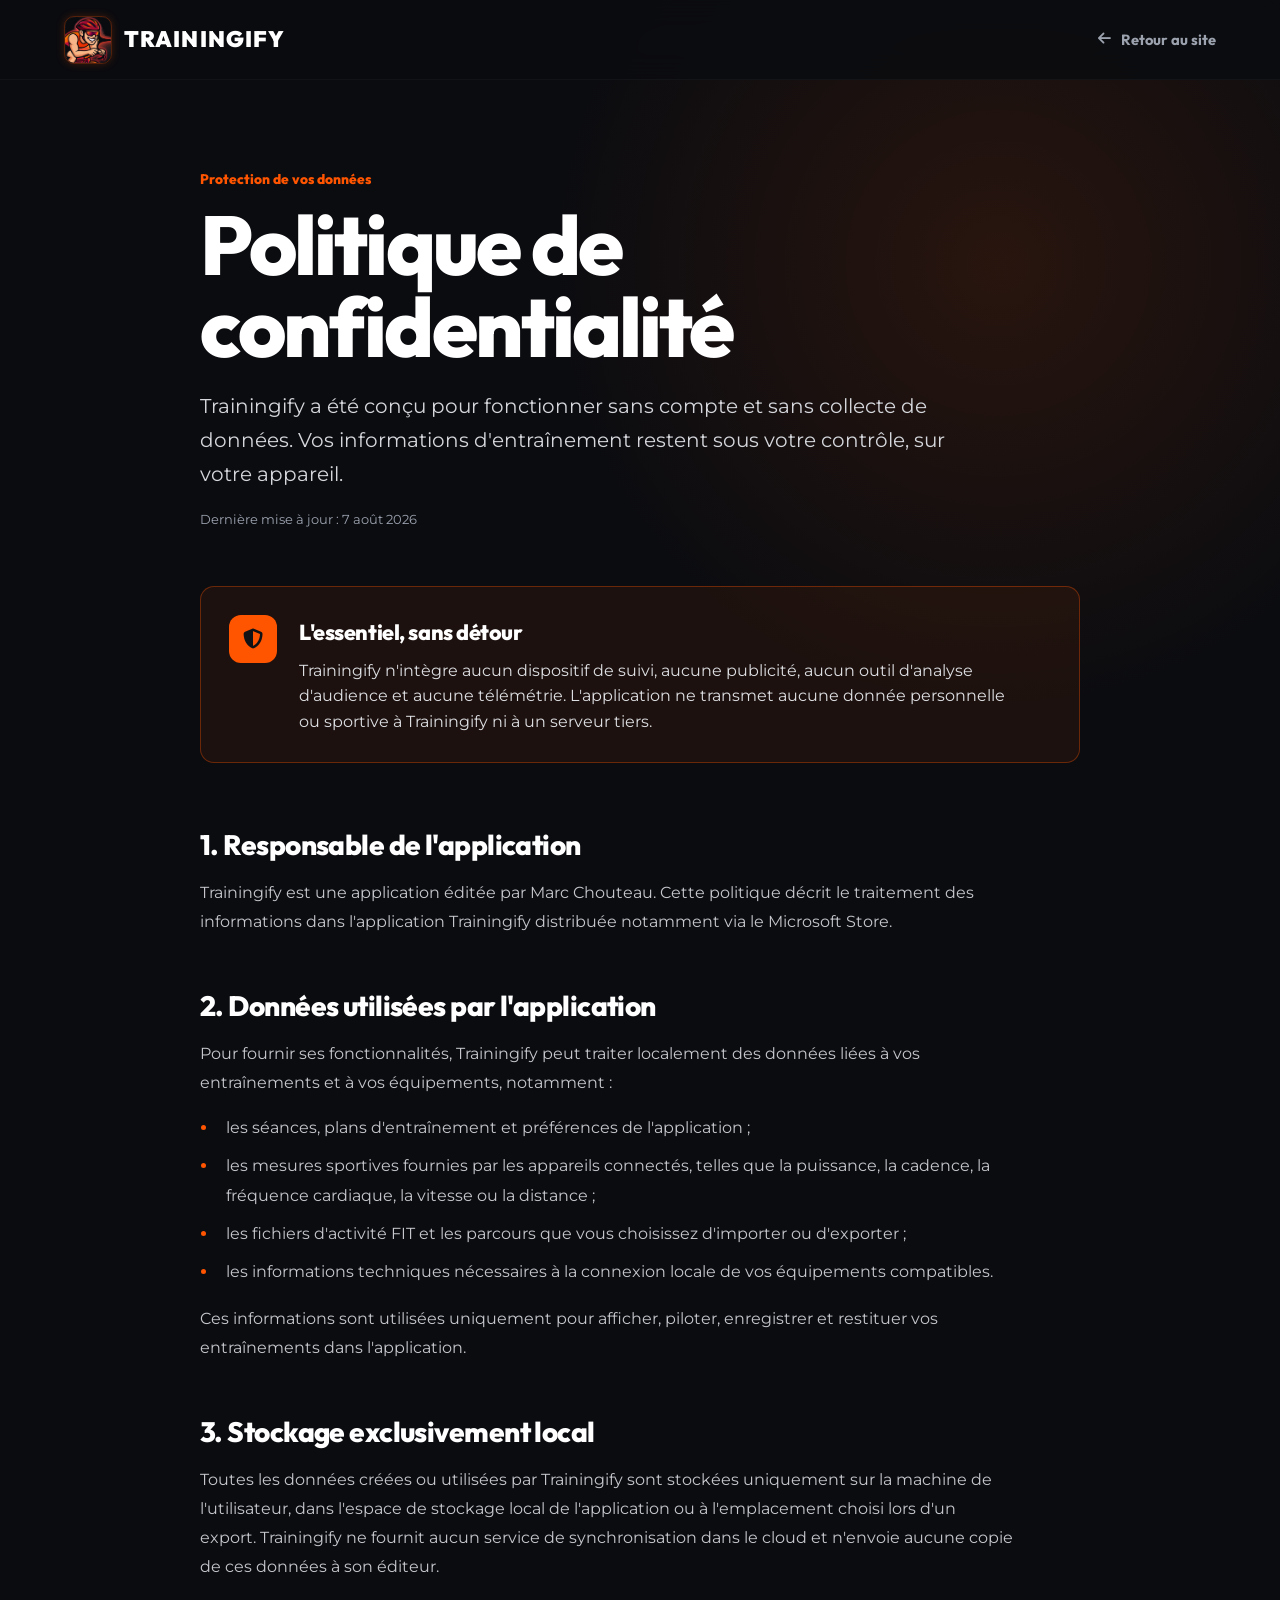
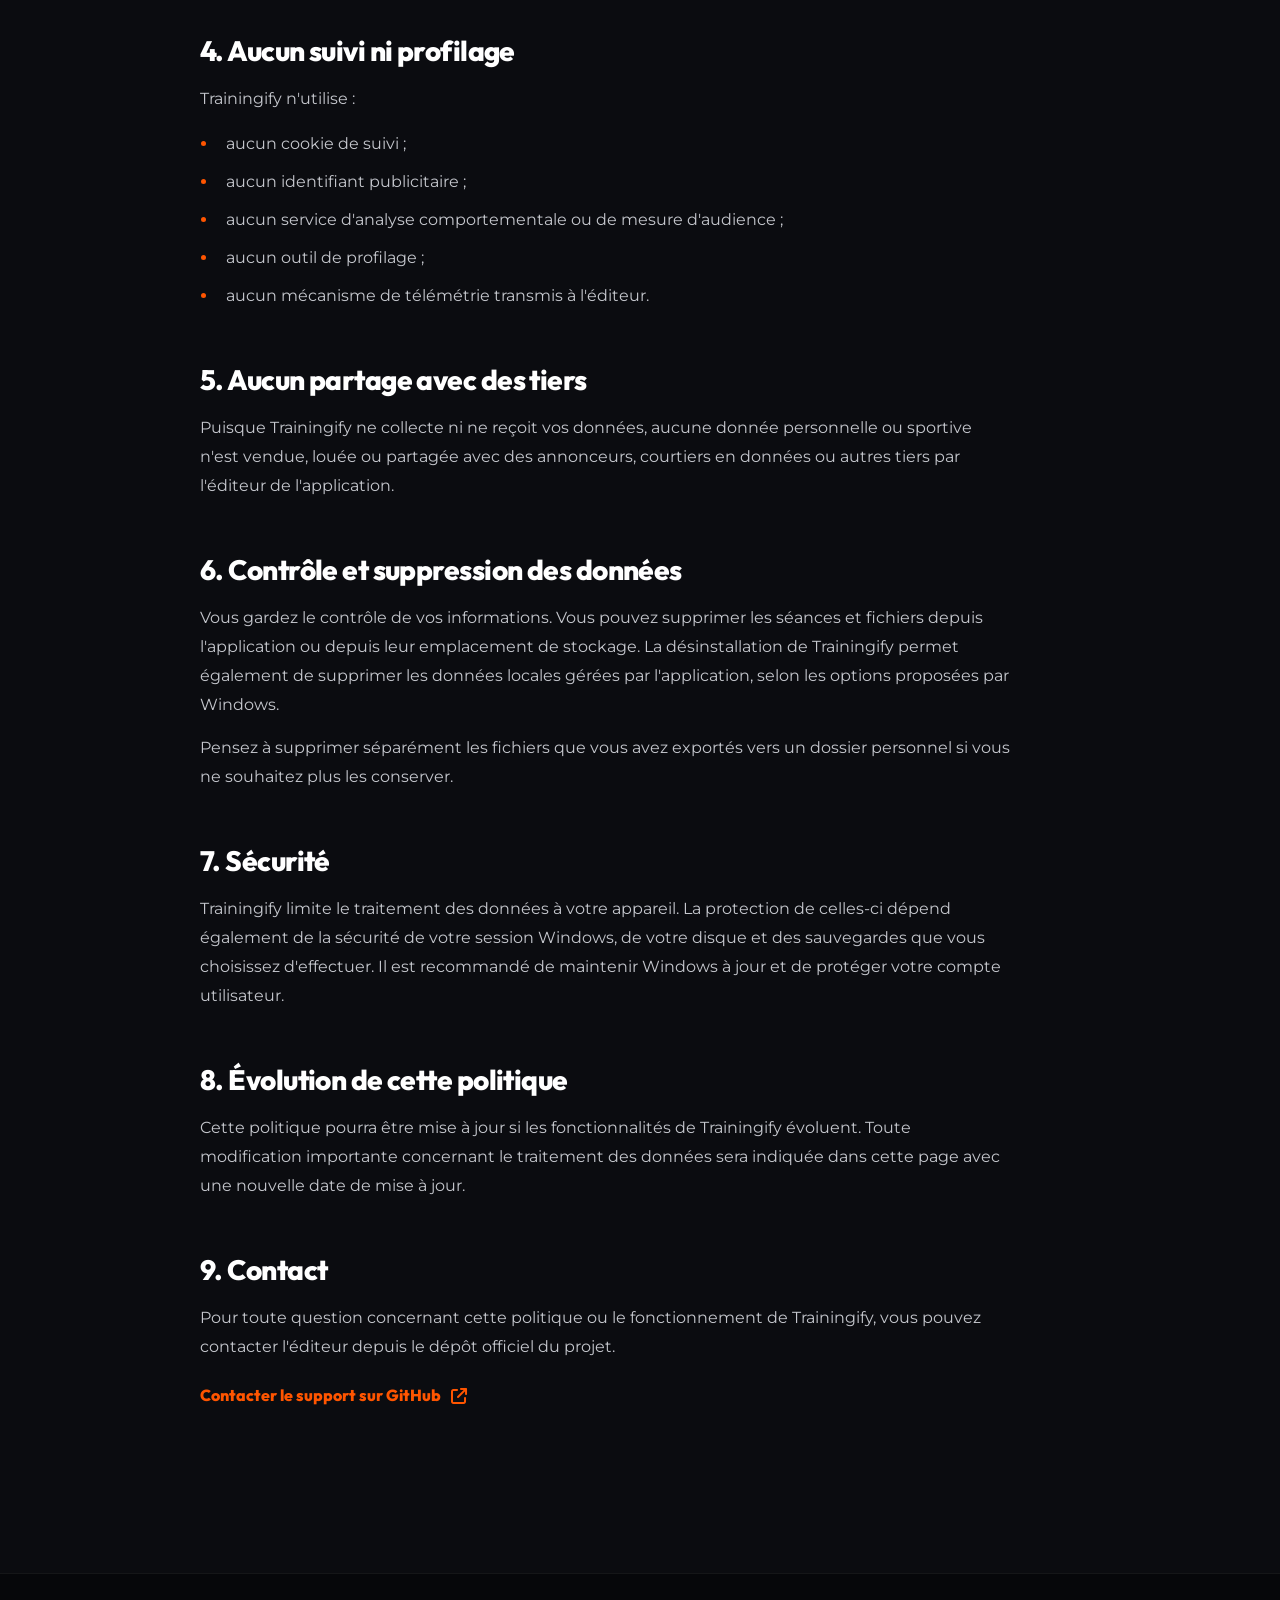
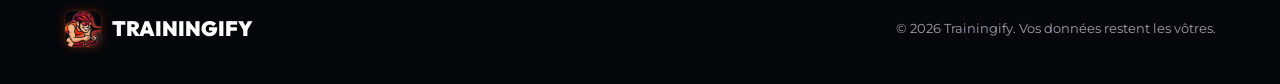
<file: docs/privacy.html>
﻿<!DOCTYPE html>
<html lang="fr">
<head>
    <meta charset="UTF-8">
    <meta name="viewport" content="width=device-width, initial-scale=1.0">
    <meta name="description" content="Politique de confidentialité de Trainingify : aucun suivi et stockage des données uniquement sur l'appareil de l'utilisateur.">
    <title>Politique de confidentialité — Trainingify</title>

    <link rel="icon" type="image/x-icon" href="favicon.ico">
    <link rel="preconnect" href="https://fonts.googleapis.com">
    <link rel="preconnect" href="https://fonts.gstatic.com" crossorigin>
    <link href="https://fonts.googleapis.com/css2?family=Montserrat:wght@300;500;700;900&family=Outfit:wght@400;600;800;900&display=swap" rel="stylesheet">
    <link rel="stylesheet" href="https://cdnjs.cloudflare.com/ajax/libs/font-awesome/6.4.0/css/all.min.css">
    <link rel="stylesheet" href="css/site.css">
</head>
<body class="legal-page">
    <header class="navbar legal-navbar">
        <div class="nav-container">
            <a href="index.html" class="nav-logo" aria-label="Retour à l'accueil de Trainingify">
                <img src="assets/logo.png" alt="" class="logo-img">
                <span class="logo-text">TRAININGIFY</span>
            </a>
            <a href="index.html" class="legal-back-link">
                <i class="fa-solid fa-arrow-left" aria-hidden="true"></i>
                Retour au site
            </a>
        </div>
    </header>

    <main class="legal-main">
        <article class="legal-document">
            <header class="legal-heading">
                <p class="legal-kicker">Protection de vos données</p>
                <h1>Politique de confidentialité</h1>
                <p class="legal-intro">
                    Trainingify a été conçu pour fonctionner sans compte et sans collecte de données.
                    Vos informations d'entraînement restent sous votre contrôle, sur votre appareil.
                </p>
                <p class="legal-date">Dernière mise à jour : 7 août 2026</p>
            </header>

            <section class="privacy-summary" aria-labelledby="privacy-promise-title">
                <div class="privacy-summary-icon" aria-hidden="true">
                    <i class="fa-solid fa-shield-halved"></i>
                </div>
                <div>
                    <h2 id="privacy-promise-title">L'essentiel, sans détour</h2>
                    <p>
                        Trainingify n'intègre aucun dispositif de suivi, aucune publicité, aucun outil
                        d'analyse d'audience et aucune télémétrie. L'application ne transmet aucune
                        donnée personnelle ou sportive à Trainingify ni à un serveur tiers.
                    </p>
                </div>
            </section>

            <div class="legal-content">
                <section>
                    <h2>1. Responsable de l'application</h2>
                    <p>
                        Trainingify est une application éditée par Marc Chouteau. Cette politique décrit le
                        traitement des informations dans l'application Trainingify distribuée notamment
                        via le Microsoft Store.
                    </p>
                </section>

                <section>
                    <h2>2. Données utilisées par l'application</h2>
                    <p>
                        Pour fournir ses fonctionnalités, Trainingify peut traiter localement des données
                        liées à vos entraînements et à vos équipements, notamment :
                    </p>
                    <ul>
                        <li>les séances, plans d'entraînement et préférences de l'application ;</li>
                        <li>les mesures sportives fournies par les appareils connectés, telles que la puissance, la cadence, la fréquence cardiaque, la vitesse ou la distance ;</li>
                        <li>les fichiers d'activité FIT et les parcours que vous choisissez d'importer ou d'exporter ;</li>
                        <li>les informations techniques nécessaires à la connexion locale de vos équipements compatibles.</li>
                    </ul>
                    <p>
                        Ces informations sont utilisées uniquement pour afficher, piloter, enregistrer et
                        restituer vos entraînements dans l'application.
                    </p>
                </section>

                <section>
                    <h2>3. Stockage exclusivement local</h2>
                    <p>
                        Toutes les données créées ou utilisées par Trainingify sont stockées uniquement
                        sur la machine de l'utilisateur, dans l'espace de stockage local de l'application
                        ou à l'emplacement choisi lors d'un export. Trainingify ne fournit aucun service de
                        synchronisation dans le cloud et n'envoie aucune copie de ces données à son éditeur.
                    </p>
                </section>

                <section>
                    <h2>4. Aucun suivi ni profilage</h2>
                    <p>Trainingify n'utilise :</p>
                    <ul>
                        <li>aucun cookie de suivi ;</li>
                        <li>aucun identifiant publicitaire ;</li>
                        <li>aucun service d'analyse comportementale ou de mesure d'audience ;</li>
                        <li>aucun outil de profilage ;</li>
                        <li>aucun mécanisme de télémétrie transmis à l'éditeur.</li>
                    </ul>
                </section>

                <section>
                    <h2>5. Aucun partage avec des tiers</h2>
                    <p>
                        Puisque Trainingify ne collecte ni ne reçoit vos données, aucune donnée personnelle
                        ou sportive n'est vendue, louée ou partagée avec des annonceurs, courtiers en données
                        ou autres tiers par l'éditeur de l'application.
                    </p>
                </section>

                <section>
                    <h2>6. Contrôle et suppression des données</h2>
                    <p>
                        Vous gardez le contrôle de vos informations. Vous pouvez supprimer les séances et
                        fichiers depuis l'application ou depuis leur emplacement de stockage. La
                        désinstallation de Trainingify permet également de supprimer les données locales
                        gérées par l'application, selon les options proposées par Windows.
                    </p>
                    <p>
                        Pensez à supprimer séparément les fichiers que vous avez exportés vers un dossier
                        personnel si vous ne souhaitez plus les conserver.
                    </p>
                </section>

                <section>
                    <h2>7. Sécurité</h2>
                    <p>
                        Trainingify limite le traitement des données à votre appareil. La protection de
                        celles-ci dépend également de la sécurité de votre session Windows, de votre disque
                        et des sauvegardes que vous choisissez d'effectuer. Il est recommandé de maintenir
                        Windows à jour et de protéger votre compte utilisateur.
                    </p>
                </section>

                <section>
                    <h2>8. Évolution de cette politique</h2>
                    <p>
                        Cette politique pourra être mise à jour si les fonctionnalités de Trainingify
                        évoluent. Toute modification importante concernant le traitement des données sera
                        indiquée dans cette page avec une nouvelle date de mise à jour.
                    </p>
                </section>

                <section>
                    <h2>9. Contact</h2>
                    <p>
                        Pour toute question concernant cette politique ou le fonctionnement de Trainingify,
                        vous pouvez contacter l'éditeur depuis le dépôt officiel du projet.
                    </p>
                    <a class="legal-contact-link" href="https://github.com/chouteau/trainingify/issues" target="_blank" rel="noopener noreferrer">
                        Contacter le support sur GitHub
                        <i class="fa-solid fa-arrow-up-right-from-square" aria-hidden="true"></i>
                    </a>
                </section>
            </div>
        </article>
    </main>

    <footer class="legal-footer">
        <div class="container">
            <a href="index.html" class="footer-logo legal-footer-logo">
                <img src="assets/logo.png" alt="" class="logo-img">
                <span class="logo-text">TRAININGIFY</span>
            </a>
            <p>&copy; 2026 Trainingify. Vos données restent les vôtres.</p>
        </div>
    </footer>
</body>
</html>
</file>
<file: docs/css/site.css>
/* ==========================================================================
   TRAININGIFY - DESIGN SYSTEM & STYLESHEET (EFFORT & SUEUR)
   ========================================================================== */

/* Variables & Custom Properties */
:root {
    --color-bg: #0b0c10;
    --color-bg-alt: #121319;
    --color-card: rgba(22, 23, 29, 0.7);
    --color-card-border: rgba(255, 255, 255, 0.04);
    
    --color-text-main: #f3f4f6;
    --color-text-muted: #9ca3af;
    
    /* Neon Colors */
    --color-orange: #ff5500;
    --color-orange-glow: rgba(255, 85, 0, 0.4);
    --color-red: #ff2a5f;
    --color-red-glow: rgba(255, 42, 95, 0.4);
    --color-yellow: #ffb800;
    --color-cyan: #00f0ff;
    --color-cyan-glow: rgba(0, 240, 255, 0.3);
    
    /* Gradients */
    --gradient-orange-red: linear-gradient(135deg, #ff5500 0%, #ff2a5f 100%);
    --gradient-red-yellow: linear-gradient(135deg, #ff2a5f 0%, #ffb800 100%);
    --gradient-dark: linear-gradient(180deg, #121319 0%, #0b0c10 100%);
    --gradient-metal: linear-gradient(145deg, #1e1f26 0%, #0f1015 100%);
    
    /* Typography */
    --font-heading: 'Outfit', sans-serif;
    --font-body: 'Montserrat', sans-serif;
    
    /* Layout */
    --container-width: 1200px;
    --navbar-height: 80px;
    --transition-smooth: all 0.3s cubic-bezier(0.4, 0, 0.2, 1);
}

/* Reset */
* {
    margin: 0;
    padding: 0;
    box-sizing: border-box;
    scroll-behavior: smooth;
}

body {
    background-color: var(--color-bg);
    color: var(--color-text-main);
    font-family: var(--font-body);
    font-size: 1rem;
    line-height: 1.6;
    overflow-x: hidden;
}

/* Typography Base */
h1, h2, h3, h4, h5, h6 {
    font-family: var(--font-heading);
    font-weight: 800;
    letter-spacing: -0.02em;
    color: #ffffff;
}

a {
    color: inherit;
    text-decoration: none;
    transition: var(--transition-smooth);
}

/* Base Layout Helpers */
.container {
    width: 100%;
    max-width: var(--container-width);
    margin: 0 auto;
    padding: 0 24px;
}

.text-center { text-align: center; }
.text-gradient-orange-red {
    background: var(--gradient-orange-red);
    -webkit-background-clip: text;
    -webkit-text-fill-color: transparent;
}
.text-gradient-red-yellow {
    background: var(--gradient-red-yellow);
    -webkit-background-clip: text;
    -webkit-text-fill-color: transparent;
}

.text-red { color: var(--color-red); }
.text-orange { color: var(--color-orange); }
.text-yellow { color: var(--color-yellow); }
.text-cyan { color: var(--color-cyan); }

/* Badges */
.badge {
    display: inline-flex;
    align-items: center;
    gap: 8px;
    padding: 6px 16px;
    border-radius: 100px;
    font-family: var(--font-heading);
    font-size: 0.8rem;
    font-weight: 700;
    text-transform: uppercase;
    letter-spacing: 0.1em;
    margin-bottom: 24px;
}

.neon-orange-border {
    border: 1px solid var(--color-orange);
    color: var(--color-orange);
    background: rgba(255, 85, 0, 0.05);
    box-shadow: 0 0 10px rgba(255, 85, 0, 0.15);
}

.neon-red-border {
    border: 1px solid var(--color-red);
    color: var(--color-red);
    background: rgba(255, 42, 95, 0.05);
    box-shadow: 0 0 10px rgba(255, 42, 95, 0.15);
}

/* Buttons */
.btn {
    display: inline-flex;
    align-items: center;
    justify-content: center;
    padding: 12px 28px;
    border-radius: 6px;
    font-family: var(--font-heading);
    font-weight: 700;
    text-transform: uppercase;
    letter-spacing: 0.05em;
    cursor: pointer;
    transition: var(--transition-smooth);
    border: none;
}

.btn-large {
    padding: 16px 36px;
    font-size: 1.05rem;
}

.btn-primary {
    background: var(--gradient-orange-red);
    color: #ffffff;
    border: 1px solid transparent;
}

.btn-primary:hover {
    transform: translateY(-2px);
    box-shadow: 0 10px 25px rgba(255, 85, 0, 0.4);
}

.btn-secondary {
    background: rgba(255, 255, 255, 0.05);
    color: #ffffff;
    border: 1px solid rgba(255, 255, 255, 0.15);
}

.btn-secondary:hover {
    background: rgba(255, 255, 255, 0.1);
    transform: translateY(-2px);
    border-color: rgba(255, 255, 255, 0.3);
}

.btn-glow:hover {
    box-shadow: 0 0 20px var(--color-orange-glow);
}

/* Sticky Navbar */
.navbar {
    position: fixed;
    top: 0;
    left: 0;
    width: 100%;
    height: var(--navbar-height);
    background: rgba(11, 12, 16, 0.7);
    backdrop-filter: blur(15px);
    border-bottom: 1px solid rgba(255, 255, 255, 0.03);
    z-index: 1000;
    transition: var(--transition-smooth);
}

.navbar.scrolled {
    height: 70px;
    background: rgba(11, 12, 16, 0.9);
    border-bottom: 1px solid rgba(255, 85, 0, 0.15);
    box-shadow: 0 10px 30px rgba(0, 0, 0, 0.5);
}

.nav-container {
    display: flex;
    align-items: center;
    justify-content: space-between;
    height: 100%;
    max-width: var(--container-width);
    margin: 0 auto;
    padding: 0 24px;
}

.nav-logo {
    display: flex;
    align-items: center;
    gap: 12px;
    font-family: var(--font-heading);
    font-size: 1.4rem;
    font-weight: 900;
    letter-spacing: 0.05em;
    color: #ffffff;
}

.version-badge {
    font-size: 0.65rem;
    font-weight: 700;
    background: rgba(255, 85, 0, 0.12);
    color: var(--color-orange);
    padding: 3px 8px;
    border-radius: 4px;
    border: 1px solid rgba(255, 85, 0, 0.25);
    margin-left: 8px;
    vertical-align: middle;
    text-transform: uppercase;
    letter-spacing: 0.05em;
    font-family: var(--font-body);
}

.logo-img {
    width: 48px;
    height: 48px;
    border-radius: 10px;
    object-fit: cover;
    border: 1px solid rgba(255, 85, 0, 0.3);
    box-shadow: 0 0 8px rgba(255, 85, 0, 0.2);
    transition: var(--transition-smooth);
}

.nav-logo:hover .logo-img {
    transform: rotate(5deg) scale(1.05);
    box-shadow: 0 0 15px var(--color-orange-glow);
}

.nav-links {
    display: flex;
    gap: 32px;
}

.nav-link {
    font-size: 0.9rem;
    font-weight: 600;
    color: var(--color-text-muted);
}

.nav-link:hover {
    color: #ffffff;
    text-shadow: 0 0 10px rgba(255, 255, 255, 0.2);
}

.nav-github {
    flex-shrink: 0;
    display: inline-flex;
    align-items: center;
    justify-content: center;
    width: 40px;
    height: 40px;
    margin-left: 18px;
    border: 1px solid rgba(255, 255, 255, 0.12);
    border-radius: 50%;
    color: var(--color-text-muted);
    font-size: 1.35rem;
    transition: var(--transition-smooth);
}

.nav-github:hover,
.nav-github:focus-visible {
    color: #ffffff;
    background: rgba(255, 255, 255, 0.08);
    border-color: var(--color-orange);
    box-shadow: 0 0 16px rgba(255, 85, 0, 0.28);
    transform: translateY(-2px);
    outline: none;
}

.menu-toggle {
    display: none;
    background: none;
    border: none;
    color: #ffffff;
    font-size: 1.5rem;
    cursor: pointer;
}

/* HERO SECTION */
.hero-section {
    position: relative;
    height: 100vh;
    display: flex;
    align-items: center;
    padding-top: var(--navbar-height);
    overflow: hidden;
}

.hero-bg {
    position: absolute;
    top: 0;
    left: 0;
    width: 100%;
    height: 100%;
    background-size: cover;
    background-position: center;
    z-index: 1;
}

.hero-overlay {
    position: absolute;
    top: 0;
    left: 0;
    width: 100%;
    height: 100%;
    background: radial-gradient(circle at 70% 30%, rgba(255, 85, 0, 0.08) 0%, rgba(0, 0, 0, 0) 60%);
    z-index: 2;
}

.hero-container {
    position: relative;
    z-index: 3;
}

.hero-content {
    max-width: 700px;
}

.hero-title {
    font-size: 4rem;
    line-height: 1.1;
    margin-bottom: 24px;
    text-transform: uppercase;
}

.hero-subtitle {
    font-size: 1.2rem;
    color: var(--color-text-muted);
    margin-bottom: 40px;
    font-weight: 400;
}

.hero-actions {
    display: flex;
    gap: 20px;
}

.hero-scroll-indicator {
    position: absolute;
    bottom: 30px;
    left: 50%;
    transform: translateX(-50%);
    display: flex;
    flex-direction: column;
    align-items: center;
    gap: 8px;
    font-size: 0.75rem;
    font-family: var(--font-heading);
    font-weight: 700;
    letter-spacing: 0.2em;
    color: var(--color-text-muted);
    z-index: 3;
    opacity: 0.7;
}

.scroll-bounce {
    animation: bounce 2s infinite;
}

/* METRICS BAR */
.metrics-bar {
    background: #0f1015;
    border-top: 1px solid rgba(255, 85, 0, 0.1);
    border-bottom: 1px solid rgba(255, 85, 0, 0.1);
    padding: 24px 0;
    position: relative;
    z-index: 10;
}

.metrics-container {
    display: flex;
    justify-content: space-around;
    align-items: center;
    flex-wrap: wrap;
    gap: 24px;
}

.metric-item {
    text-align: center;
    flex: 1;
    min-width: 180px;
}

.metric-num {
    font-family: var(--font-heading);
    font-size: 2.2rem;
    font-weight: 900;
    display: block;
    line-height: 1.2;
}

.metric-label {
    font-size: 0.8rem;
    color: var(--color-text-muted);
    text-transform: uppercase;
    font-weight: 700;
    letter-spacing: 0.05em;
    margin-top: 4px;
    display: block;
}

.metric-divider {
    width: 1px;
    height: 40px;
    background: rgba(255, 255, 255, 0.08);
}

/* SECTION STRUCTURE */
.features-section, .ecosystem-section, .demo-section, .screenshots-section, .cta-section {
    padding: 100px 0;
    position: relative;
}

.section-header {
    max-width: 700px;
    margin: 0 auto 60px auto;
}

.section-title {
    font-size: 2.6rem;
    margin-bottom: 16px;
    text-transform: uppercase;
}

.section-description {
    font-size: 1.1rem;
    color: var(--color-text-muted);
    font-weight: 400;
}

/* FEATURES GRID */
.features-grid {
    display: grid;
    grid-template-columns: repeat(auto-fit, minmax(320px, 1fr));
    gap: 32px;
}

.feature-card {
    background: var(--gradient-metal);
    border: 1px solid var(--color-card-border);
    border-radius: 12px;
    padding: 40px;
    transition: var(--transition-smooth);
    position: relative;
    overflow: hidden;
}

.feature-card::before {
    content: '';
    position: absolute;
    top: 0;
    left: 0;
    width: 100%;
    height: 2px;
    background: var(--gradient-orange-red);
    opacity: 0;
    transition: var(--transition-smooth);
}

.feature-card:hover {
    transform: translateY(-5px);
    border-color: rgba(255, 85, 0, 0.2);
    box-shadow: 0 15px 35px rgba(0, 0, 0, 0.6);
}

.feature-card:hover::before {
    opacity: 1;
}

.feature-icon-wrapper {
    width: 60px;
    height: 60px;
    background: rgba(255, 255, 255, 0.03);
    border-radius: 8px;
    display: flex;
    align-items: center;
    justify-content: center;
    margin-bottom: 24px;
    border: 1px solid rgba(255, 255, 255, 0.05);
}

.feature-icon {
    font-size: 1.6rem;
}

.feature-card-title {
    font-size: 1.4rem;
    margin-bottom: 16px;
}

.feature-card-text {
    font-size: 0.95rem;
    color: var(--color-text-muted);
}

/* ECOSYSTEM CONNECTED SECTION */
.ecosystem-section {
    background-color: var(--color-bg-alt);
}

.ecosystem-grid {
    display: grid;
    grid-template-columns: 1.1fr 0.9fr;
    gap: 60px;
    align-items: center;
}

.ecosystem-list {
    list-style: none;
    margin-top: 40px;
}

.ecosystem-list li {
    display: flex;
    gap: 20px;
    margin-bottom: 32px;
}

.list-icon {
    width: 50px;
    height: 50px;
    border-radius: 50%;
    background: rgba(255, 255, 255, 0.03);
    display: flex;
    align-items: center;
    justify-content: center;
    font-size: 1.3rem;
    flex-shrink: 0;
    border: 1px solid rgba(255, 255, 255, 0.05);
}

.ecosystem-list h4 {
    font-size: 1.15rem;
    margin-bottom: 6px;
}

.ecosystem-list p {
    font-size: 0.9rem;
    color: var(--color-text-muted);
}

.ecosystem-visual {
    position: relative;
}

.visual-card {
    position: relative;
    border-radius: 16px;
    overflow: hidden;
    border: 1px solid rgba(255, 85, 0, 0.15);
    box-shadow: 0 20px 40px rgba(0, 0, 0, 0.7);
}

.visual-img {
    width: 100%;
    display: block;
    filter: brightness(0.9);
}

.visual-glow-overlay {
    position: absolute;
    top: 0;
    left: 0;
    width: 100%;
    height: 100%;
    background: linear-gradient(to top, rgba(11, 12, 16, 0.9) 0%, rgba(11, 12, 16, 0) 50%);
}

.visual-labels {
    position: absolute;
    bottom: 24px;
    left: 24px;
    display: flex;
    flex-wrap: wrap;
    gap: 12px;
}

.label-tag {
    background: rgba(22, 23, 29, 0.85);
    border: 1px solid rgba(255, 255, 255, 0.1);
    color: #ffffff;
    font-family: var(--font-heading);
    font-size: 0.75rem;
    font-weight: 700;
    padding: 6px 12px;
    border-radius: 4px;
    backdrop-filter: blur(5px);
    display: flex;
    align-items: center;
    gap: 6px;
}

.tag-trainer { border-color: var(--color-orange); color: var(--color-orange); }
.tag-fan { border-color: var(--color-cyan); color: var(--color-cyan); }
.tag-light { border-color: var(--color-yellow); color: var(--color-yellow); }

/* INTERACTIVE PLAYGROUND */
.playground-card {
    background: var(--gradient-metal);
    border: 1px solid rgba(255, 85, 0, 0.15);
    border-radius: 16px;
    padding: 40px;
    box-shadow: 0 25px 50px rgba(0, 0, 0, 0.6);
    position: relative;
    overflow: hidden;
}

.playground-grid {
    display: grid;
    grid-template-columns: 0.9fr 1.1fr;
    gap: 40px;
}

.playground-controls {
    border-right: 1px solid rgba(255, 255, 255, 0.05);
    padding-right: 40px;
}

.playground-controls h3, .playground-feedback h3 {
    font-size: 1.5rem;
    margin-bottom: 12px;
    display: flex;
    align-items: center;
    gap: 12px;
}

.control-help {
    font-size: 0.9rem;
    color: var(--color-text-muted);
    margin-bottom: 30px;
}

.power-control-group {
    background: rgba(0, 0, 0, 0.3);
    border: 1px solid rgba(255, 255, 255, 0.03);
    padding: 24px;
    border-radius: 10px;
    margin-bottom: 24px;
}

.power-display {
    display: flex;
    flex-direction: column;
    align-items: center;
    margin-bottom: 16px;
}

.power-label {
    font-size: 0.75rem;
    font-weight: 700;
    letter-spacing: 0.1em;
    color: var(--color-text-muted);
}

.power-value {
    font-family: var(--font-heading);
    font-size: 3.5rem;
    font-weight: 900;
    line-height: 1;
    color: #ffffff;
    text-shadow: 0 0 15px var(--color-orange-glow);
}

.power-unit {
    font-size: 0.8rem;
    font-weight: 700;
    color: var(--color-orange);
}

.power-slider {
    -webkit-appearance: none;
    appearance: none;
    width: 100%;
    height: 8px;
    border-radius: 4px;
    background: #222;
    outline: none;
    cursor: pointer;
}

.power-slider::-webkit-slider-thumb {
    -webkit-appearance: none;
    appearance: none;
    width: 24px;
    height: 24px;
    border-radius: 50%;
    background: var(--color-orange);
    border: 3px solid #ffffff;
    box-shadow: 0 0 10px rgba(255, 85, 0, 0.5);
    transition: 0.1s;
}

.power-slider::-webkit-slider-thumb:hover {
    transform: scale(1.1);
}

.metrics-grid-mini {
    display: grid;
    grid-template-columns: 1fr 1fr;
    gap: 16px;
    margin-bottom: 24px;
}

.mini-metric {
    background: rgba(0, 0, 0, 0.2);
    padding: 12px;
    border-radius: 8px;
    border: 1px solid rgba(255, 255, 255, 0.02);
}

.mini-label {
    display: block;
    font-size: 0.75rem;
    color: var(--color-text-muted);
    font-weight: 600;
    margin-bottom: 4px;
}

.mini-val {
    font-family: var(--font-heading);
    font-size: 1.4rem;
    font-weight: 800;
}

.mini-unit {
    font-size: 0.75rem;
    color: var(--color-text-muted);
}

.zone-indicator {
    padding: 12px;
    border-radius: 8px;
    background: rgba(255, 85, 0, 0.08);
    border: 1px solid rgba(255, 85, 0, 0.2);
    font-size: 0.85rem;
    text-align: center;
    color: #ffffff;
    transition: var(--transition-smooth);
}

/* Simulation Devices UI */
.playground-feedback {
    padding-left: 10px;
}

.device-simulator-row {
    display: grid;
    grid-template-columns: 1fr 1fr;
    gap: 24px;
    margin-top: 24px;
}

.fan-simulator, .light-simulator, .sweat-simulator {
    background: rgba(0, 0, 0, 0.2);
    border: 1px solid rgba(255, 255, 255, 0.03);
    border-radius: 12px;
    padding: 20px;
    display: flex;
    flex-direction: column;
    align-items: center;
}

.device-name {
    font-size: 0.85rem;
    font-weight: 700;
    color: #ffffff;
    margin-bottom: 16px;
    display: flex;
    align-items: center;
    gap: 8px;
}

.fan-casing {
    width: 100px;
    height: 100px;
    border: 4px solid #333;
    border-radius: 50%;
    display: flex;
    align-items: center;
    justify-content: center;
    position: relative;
    background: #111;
    margin-bottom: 16px;
}

.fan-blades-wrapper {
    width: 80px;
    height: 80px;
    transform-origin: center;
    transition: animation-duration 0.5s ease;
}

.fan-blades-svg {
    width: 100%;
    height: 100%;
}

/* Airflow effects */
.fan-airflow {
    position: absolute;
    bottom: -25px;
    left: 50%;
    transform: translateX(-50%);
    width: 60px;
    height: 30px;
    display: flex;
    justify-content: space-around;
    overflow: hidden;
    pointer-events: none;
}

.airflow-line {
    width: 2px;
    background: var(--color-cyan);
    opacity: 0;
}

.device-status {
    font-size: 0.8rem;
    color: var(--color-text-muted);
    font-weight: 600;
    text-align: center;
}

/* Ambient Room Simulator */
.virtual-room {
    width: 100%;
    height: 100px;
    background: #15161c;
    border-radius: 8px;
    position: relative;
    overflow: hidden;
    display: flex;
    align-items: center;
    justify-content: center;
    margin-bottom: 16px;
    transition: background-color 0.5s ease;
}

.cyclist-silhouette {
    font-size: 2.2rem;
    color: rgba(255, 255, 255, 0.4);
    z-index: 5;
    position: relative;
}

.glowing-halo {
    position: absolute;
    top: 50%;
    left: 50%;
    transform: translate(-50%, -50%);
    width: 80%;
    height: 80%;
    border-radius: 50%;
    background: radial-gradient(circle, var(--color-orange-glow) 0%, rgba(0,0,0,0) 70%);
    opacity: 0.5;
    z-index: 2;
    transition: background 0.5s ease;
}

/* Sweat droplets */
.sweat-droplets {
    position: absolute;
    top: 0;
    left: 0;
    width: 100%;
    height: 100%;
    pointer-events: none;
    z-index: 4;
}

.sweat-drop {
    position: absolute;
    width: 3px;
    height: 6px;
    background: #00f0ff;
    border-radius: 50%;
    opacity: 0.7;
    animation: sweat-drip 1.5s linear infinite;
}

/* SCREENSHOTS SECTION */
.screenshot-carousel {
    position: relative;
    max-width: 1280px;
    margin: 0 auto 48px;
}

.screenshot-carousel-viewport {
    overflow: hidden;
    margin: 0;
    background: var(--color-bg-alt);
    border: 1px solid rgba(255, 255, 255, 0.08);
    border-radius: 14px;
    box-shadow: 0 18px 40px rgba(0, 0, 0, 0.28);
}

.screenshot-carousel-track {
    display: flex;
    transition: transform 0.45s ease;
    will-change: transform;
}

.carousel-slide {
    min-width: 100%;
    margin: 0;
    display: flex;
    flex-direction: column;
}

.carousel-slide .actual-screenshot-caption {
    flex: 1;
}

.actual-screenshot-frame {
    padding: 10px;
    background: #07080b;
    border-bottom: 1px solid rgba(255, 255, 255, 0.06);
}

.actual-screenshot-frame img {
    display: block;
    width: 100%;
    height: auto;
    border-radius: 8px;
}

.actual-screenshot-caption {
    padding: 22px 24px 24px;
}

.actual-screenshot-caption h3 {
    margin: 12px 0 8px;
    font-size: 1.25rem;
}

.actual-screenshot-caption p {
    margin: 0;
    color: var(--color-text-muted);
    font-size: 0.9rem;
    line-height: 1.6;
}

.carousel-control {
    position: absolute;
    top: 34%;
    z-index: 2;
    width: 46px;
    height: 46px;
    border: 1px solid rgba(255, 255, 255, 0.16);
    border-radius: 50%;
    background: rgba(10, 11, 15, 0.88);
    color: #fff;
    display: inline-flex;
    align-items: center;
    justify-content: center;
    cursor: pointer;
    transition: var(--transition-smooth);
    box-shadow: 0 8px 20px rgba(0, 0, 0, 0.32);
}

.carousel-control:hover,
.carousel-control:focus-visible {
    background: var(--gradient-orange-red);
    border-color: transparent;
    transform: scale(1.06);
    outline: none;
}

.carousel-control-prev {
    left: -23px;
}

.carousel-control-next {
    right: -23px;
}

.carousel-footer {
    display: flex;
    align-items: center;
    justify-content: center;
    gap: 18px;
    margin-top: 18px;
}

.carousel-dots {
    display: flex;
    align-items: center;
    gap: 8px;
}

.carousel-dot {
    width: 9px;
    height: 9px;
    padding: 0;
    border: 0;
    border-radius: 999px;
    background: rgba(255, 255, 255, 0.22);
    cursor: pointer;
    transition: var(--transition-smooth);
}

.carousel-dot:hover,
.carousel-dot:focus-visible {
    background: rgba(255, 255, 255, 0.65);
    outline: none;
}

.carousel-dot.is-active {
    width: 28px;
    background: var(--gradient-orange-red);
}

.carousel-counter {
    min-width: 42px;
    color: var(--color-text-muted);
    font-size: 0.78rem;
    font-weight: 700;
    letter-spacing: 0.06em;
}

@media (prefers-reduced-motion: reduce) {
    .screenshot-carousel-track,
    .carousel-control,
    .carousel-dot {
        transition: none;
    }
}

.screenshots-grid {
    display: flex;
    justify-content: center;
    gap: 40px;
}

.screenshot-card {
    background: var(--color-bg-alt);
    border: 1px solid rgba(255, 255, 255, 0.05);
    border-radius: 12px;
    overflow: hidden;
    display: flex;
    flex-direction: column;
}

.screenshot-header-bar {
    background: #1a1c23;
    padding: 12px 16px;
    display: flex;
    align-items: center;
    gap: 8px;
    border-bottom: 1px solid rgba(255, 255, 255, 0.03);
}

.dot-btn {
    width: 10px;
    height: 10px;
    border-radius: 50%;
}
.dot-btn.red { background: #ff5f56; }
.dot-btn.yellow { background: #ffbd2e; }
.dot-btn.green { background: #27c93f; }

.mock-title {
    font-size: 0.7rem;
    font-family: var(--font-heading);
    font-weight: 700;
    letter-spacing: 0.1em;
    color: var(--color-text-muted);
    margin-left: auto;
}

/* Mockup Layout */
.mockup-container {
    height: 320px;
    background: #0c0d12;
    position: relative;
    padding: 20px;
    display: flex;
    flex-direction: column;
    justify-content: space-between;
    font-family: var(--font-heading);
}

.screenshot-info {
    padding: 30px;
    border-top: 1px solid rgba(255, 255, 255, 0.03);
    flex-grow: 1;
    display: flex;
    flex-direction: column;
    justify-content: space-between;
}

.screenshot-info h3 {
    font-size: 1.3rem;
    margin-bottom: 10px;
}

.screenshot-info p {
    font-size: 0.9rem;
    color: var(--color-text-muted);
    margin-bottom: 20px;
}

.preview-overlay-tag {
    display: inline-flex;
    align-items: center;
    gap: 8px;
    font-size: 0.75rem;
    color: var(--color-orange);
    font-weight: 700;
}

/* UI DASHBOARD SIMULATOR */
.ui-dashboard {
    color: #fff;
}

.mock-ui-header {
    display: flex;
    justify-content: space-between;
    font-size: 0.75rem;
    font-weight: 700;
    color: var(--color-text-muted);
    border-bottom: 1px solid rgba(255,255,255,0.05);
    padding-bottom: 8px;
}

.mock-timer {
    color: var(--color-yellow);
    font-family: monospace;
}

.mock-ui-main-metrics {
    display: flex;
    gap: 16px;
    margin-top: 12px;
}

.metric-box {
    background: #14161f;
    border: 1px solid rgba(255,255,255,0.03);
    border-radius: 6px;
    padding: 12px;
}

.metric-box.box-power {
    flex: 1.3;
    display: flex;
    flex-direction: column;
    align-items: center;
    justify-content: center;
    border-color: rgba(255, 85, 0, 0.2);
}

.metric-box.glow-orange {
    box-shadow: inset 0 0 15px rgba(255, 85, 0, 0.15);
}

.metric-box .lbl {
    font-size: 0.6rem;
    color: var(--color-text-muted);
    font-weight: 700;
    letter-spacing: 0.05em;
}

.metric-box .val {
    font-size: 2.8rem;
    font-weight: 900;
    line-height: 1;
}

.metric-box .unit {
    font-size: 0.65rem;
    font-weight: 700;
    color: var(--color-orange);
}

.metrics-column {
    flex: 1;
    display: flex;
    flex-direction: column;
    gap: 8px;
}

.metrics-column .metric-box {
    display: flex;
    justify-content: space-between;
    align-items: center;
    padding: 8px 12px;
}

.metrics-column .metric-box .val {
    font-size: 1.3rem;
    font-weight: 800;
}

.metrics-column .metric-box .unit {
    font-size: 0.6rem;
}

.mock-ui-graph {
    height: 80px;
    display: flex;
    align-items: flex-end;
    gap: 4px;
    margin-top: 16px;
    border-bottom: 1px dashed rgba(255,255,255,0.1);
    padding-bottom: 4px;
}

.graph-bar {
    flex: 1;
    border-radius: 2px 2px 0 0;
}

.graph-bar.past {
    background: rgba(255, 255, 255, 0.15);
}

.graph-bar.active {
    position: relative;
}

.graph-bar.active::after {
    content: '';
    position: absolute;
    top: -5px;
    left: 50%;
    transform: translateX(-50%);
    width: 6px;
    height: 6px;
    background: #fff;
    border-radius: 50%;
    box-shadow: 0 0 8px #fff;
}

.graph-bar.future {
    background: rgba(255, 255, 255, 0.05);
    border: 1px dashed rgba(255,255,255,0.1);
}

.graph-label {
    font-size: 0.5rem;
    position: absolute;
    top: -20px;
    left: 50%;
    transform: translateX(-50%);
    background: var(--color-red);
    padding: 2px 4px;
    border-radius: 3px;
    font-weight: 800;
    white-space: nowrap;
}

.mock-ui-overlay-msg {
    margin-top: 10px;
    background: rgba(255, 85, 0, 0.1);
    border: 1px solid rgba(255, 85, 0, 0.2);
    border-radius: 4px;
    padding: 6px 12px;
    font-size: 0.65rem;
    font-weight: 700;
    color: var(--color-orange);
    display: flex;
    align-items: center;
    gap: 8px;
}

/* UI WORKOUT BUILDER SIMULATOR */
.ui-builder {
    flex-direction: row;
    gap: 12px;
    color: #fff;
}

.mock-builder-sidebar {
    width: 90px;
    background: #14161f;
    border-radius: 6px;
    padding: 10px;
    display: flex;
    flex-direction: column;
    gap: 8px;
}

.sidebar-title {
    font-size: 0.6rem;
    font-weight: 800;
    color: var(--color-text-muted);
    border-bottom: 1px solid rgba(255,255,255,0.05);
    padding-bottom: 4px;
    margin-bottom: 2px;
}

.block-item {
    font-size: 0.55rem;
    font-weight: 700;
    padding: 6px;
    border-radius: 4px;
    text-align: center;
}

.block-blue { background: rgba(0, 150, 255, 0.2); border: 1px solid rgba(0, 150, 255, 0.4); color: #00e0ff; }
.block-green { background: rgba(40, 200, 100, 0.2); border: 1px solid rgba(40, 200, 100, 0.4); color: #00ff88; }
.block-yellow { background: rgba(255, 180, 0, 0.2); border: 1px solid rgba(255, 180, 0, 0.4); color: #ffcc00; }
.block-red { background: rgba(255, 42, 95, 0.2); border: 1px solid rgba(255, 42, 95, 0.4); color: #ff507f; }

.mock-builder-workspace {
    flex: 1;
    background: #101117;
    border-radius: 6px;
    padding: 12px;
    display: flex;
    flex-direction: column;
    justify-content: space-between;
}

.workspace-header {
    font-size: 0.7rem;
    font-weight: 800;
    border-bottom: 1px solid rgba(255,255,255,0.05);
    padding-bottom: 6px;
}

.workout-timeline {
    height: 100px;
    background: rgba(0,0,0,0.3);
    border: 1px solid rgba(255,255,255,0.02);
    border-radius: 6px;
    display: flex;
    align-items: flex-end;
    padding: 8px;
    gap: 6px;
    margin: 16px 0;
}

.timeline-step {
    border-radius: 3px;
    height: 100%;
    display: flex;
    flex-direction: column;
    justify-content: flex-end;
    padding: 6px;
    position: relative;
}

.timeline-step.step-warmup { background: linear-gradient(360deg, rgba(0, 150, 255, 0.2) 0%, rgba(0,150,255,0.05) 100%); border: 1px solid rgba(0,150,255,0.2); height: 40%; }
.timeline-step.step-work { background: linear-gradient(360deg, rgba(255, 180, 0, 0.25) 0%, rgba(255,180,0,0.05) 100%); border: 1px solid rgba(255,180,0,0.3); height: 75%; }
.timeline-step.step-active-interval { background: linear-gradient(360deg, rgba(255, 42, 95, 0.3) 0%, rgba(255,42,95,0.05) 100%); border: 1px solid rgba(255,42,95,0.4); height: 95%; }
.timeline-step.step-cooldown { background: linear-gradient(360deg, rgba(0, 150, 255, 0.2) 0%, rgba(0,150,255,0.05) 100%); border: 1px solid rgba(0,150,255,0.2); height: 30%; }

.timeline-step.select {
    border-color: #fff;
    box-shadow: 0 0 10px rgba(255,255,255,0.2);
}

.step-lbl {
    font-size: 0.45rem;
    font-weight: 700;
    line-height: 1.1;
    color: var(--color-text-muted);
}

.timeline-step.select .step-lbl {
    color: #fff;
}

.drag-handle {
    position: absolute;
    right: -3px;
    top: 50%;
    transform: translateY(-50%);
    width: 6px;
    height: 20px;
    background: #fff;
    border-radius: 3px;
    display: flex;
    align-items: center;
    justify-content: center;
    color: #333;
    font-size: 0.35rem;
    cursor: ew-resize;
    box-shadow: 0 0 5px rgba(0,0,0,0.5);
}

.workout-details-box {
    display: flex;
    justify-content: space-between;
    background: #14161f;
    padding: 8px 12px;
    border-radius: 4px;
}

.detail-row {
    display: flex;
    flex-direction: column;
    font-size: 0.6rem;
    color: var(--color-text-muted);
}

.detail-row strong {
    font-size: 0.8rem;
    color: #fff;
}

/* CTA MOTIVATIONAL SECTION */
.cta-section {
    background: linear-gradient(180deg, var(--color-bg) 0%, #151010 100%);
    border-top: 1px solid rgba(255, 85, 0, 0.05);
    overflow: hidden;
}

.cta-title {
    font-size: 3rem;
    margin-bottom: 24px;
    line-height: 1.2;
    text-transform: uppercase;
}

.cta-subtitle {
    font-size: 1.2rem;
    color: var(--color-text-muted);
    max-width: 600px;
    margin: 0 auto 48px auto;
}

.download-platforms {
    display: flex;
    justify-content: center;
    flex-wrap: wrap;
    gap: 20px;
    margin-bottom: 40px;
}

.platform-btn {
    background: rgba(255, 255, 255, 0.03);
    border: 1px solid rgba(255, 255, 255, 0.08);
    border-radius: 8px;
    padding: 14px 28px;
    display: flex;
    align-items: center;
    gap: 16px;
    min-width: 240px;
    text-align: left;
    transition: var(--transition-smooth);
}

.platform-btn:hover {
    background: rgba(255, 85, 0, 0.08);
    border-color: var(--color-orange);
    transform: translateY(-3px);
    box-shadow: 0 10px 20px rgba(0, 0, 0, 0.4);
}

.platform-icon {
    font-size: 1.8rem;
    color: #ffffff;
}

.platform-btn:hover .platform-icon {
    color: var(--color-orange);
    filter: drop-shadow(0 0 5px var(--color-orange-glow));
}

.platform-text span {
    display: block;
    font-size: 0.7rem;
    color: var(--color-text-muted);
    text-transform: uppercase;
    font-weight: 700;
}

.platform-text strong {
    font-family: var(--font-heading);
    font-size: 1.05rem;
    font-weight: 700;
}

.cta-note {
    font-size: 0.85rem;
    color: var(--color-text-muted);
}

/* FOOTER */
.footer {
    background: #06070a;
    border-top: 1px solid rgba(255, 255, 255, 0.03);
    padding: 80px 0 40px 0;
}

.footer-container {
    display: flex;
    justify-content: space-between;
    flex-wrap: wrap;
    gap: 48px;
    margin-bottom: 60px;
}

.footer-brand {
    max-width: 320px;
}

.footer-logo {
    display: flex;
    align-items: center;
    gap: 10px;
    font-family: var(--font-heading);
    font-size: 1.3rem;
    font-weight: 900;
    color: #ffffff;
    margin-bottom: 16px;
}

.footer-logo .logo-img {
    width: 38px;
    height: 38px;
    border-radius: 8px;
    border: 1px solid rgba(255, 85, 0, 0.2);
}

.footer-moto {
    font-size: 0.9rem;
    font-style: italic;
    color: var(--color-orange);
    margin-bottom: 24px;
}

.footer-socials {
    display: flex;
    gap: 16px;
}

.footer-socials a {
    width: 40px;
    height: 40px;
    border-radius: 50%;
    background: rgba(255, 255, 255, 0.03);
    display: flex;
    align-items: center;
    justify-content: center;
    font-size: 1.1rem;
    border: 1px solid rgba(255, 255, 255, 0.05);
}

.footer-socials a:hover {
    background: var(--gradient-orange-red);
    color: #ffffff;
    transform: translateY(-2px);
    border-color: transparent;
}

.footer-links-group {
    display: flex;
    gap: 60px;
    flex-wrap: wrap;
}

.footer-links-col {
    display: flex;
    flex-direction: column;
    gap: 12px;
}

.footer-links-col h4 {
    font-size: 0.85rem;
    text-transform: uppercase;
    letter-spacing: 0.05em;
    color: #ffffff;
    margin-bottom: 8px;
}

.footer-links-col a {
    font-size: 0.85rem;
    color: var(--color-text-muted);
}

.footer-links-col a:hover {
    color: var(--color-orange);
}

.footer-bottom {
    border-top: 1px solid rgba(255, 255, 255, 0.03);
    padding-top: 30px;
    font-size: 0.8rem;
    color: rgba(255, 255, 255, 0.3);
}

/* ==========================================================================
   ANIMATIONS
   ========================================================================== */

@keyframes bounce {
    0%, 20%, 50%, 80%, 100% { transform: translateY(0) translateX(-50%); }
    40% { transform: translateY(-10px) translateX(-50%); }
    60% { transform: translateY(-5px) translateX(-50%); }
}

@keyframes sweat-drip {
    0% { transform: translateY(0); opacity: 0; }
    10% { opacity: 0.8; }
    90% { opacity: 0.8; }
    100% { transform: translateY(80px); opacity: 0; }
}

@keyframes pulse-light {
    0%, 100% { box-shadow: 0 0 20px rgba(255, 42, 95, 0.3); }
    50% { box-shadow: 0 0 40px rgba(255, 42, 95, 0.6); }
}

/* Blade spinning class, speed set dynamically by custom prop */
.spinning {
    animation: spin var(--fan-speed, 0s) linear infinite;
}

@keyframes spin {
    from { transform: rotate(0deg); }
    to { transform: rotate(360deg); }
}

/* Text pulsing class */
.pulse-text {
    animation: pulse-text-anim 1.5s ease-in-out infinite;
}

@keyframes pulse-text-anim {
    0%, 100% { opacity: 1; }
    50% { opacity: 0.7; }
}

/* Heart/Icon pulsing class */
.pulse-icon {
    animation: pulse-icon-anim 0.8s ease-in-out infinite;
}

@keyframes pulse-icon-anim {
    0%, 100% { transform: scale(1); }
    50% { transform: scale(1.15); }
}

/* Fade in scroll classes */
.reveal {
    position: relative;
    opacity: 0;
    transform: translateY(30px);
    transition: 0.8s all ease;
}

.reveal.active {
    opacity: 1;
    transform: translateY(0);
}

/* Animation Delays for Hero elements */
.animate-fade-in {
    animation: fadeIn 1s forwards;
}

.animate-slide-up {
    animation: slideUp 0.8s cubic-bezier(0.4, 0, 0.2, 1) forwards;
}

.animate-slide-up-delay {
    animation: slideUp 0.8s cubic-bezier(0.4, 0, 0.2, 1) 0.2s forwards;
    opacity: 0;
}

.animate-slide-up-double-delay {
    animation: slideUp 0.8s cubic-bezier(0.4, 0, 0.2, 1) 0.4s forwards;
    opacity: 0;
}

@keyframes fadeIn {
    from { opacity: 0; }
    to { opacity: 1; }
}

@keyframes slideUp {
    from { opacity: 0; transform: translateY(40px); }
    to { opacity: 1; transform: translateY(0); }
}

/* ==========================================================================
   RESPONSIVE MEDIA QUERIES
   ========================================================================== */

@media (max-width: 1024px) {
    .hero-title {
        font-size: 3.2rem;
    }
    
    .ecosystem-grid {
        grid-template-columns: 1fr;
        gap: 40px;
    }
    
    .playground-grid {
        grid-template-columns: 1fr;
        gap: 30px;
    }
    
    .playground-controls {
        border-right: none;
        border-bottom: 1px solid rgba(255, 255, 255, 0.05);
        padding-right: 0;
        padding-bottom: 30px;
    }
    
    .screenshots-grid {
        flex-direction: column;
        align-items: center;
    }

}

/* ===========================================================================
   PRIVACY POLICY
   ========================================================================== */

.legal-page {
    background:
        radial-gradient(circle at 78% 8%, rgba(255, 85, 0, 0.12), transparent 28rem),
        var(--color-bg);
}

.legal-navbar {
    background: rgba(11, 12, 16, 0.92);
}

.legal-back-link {
    display: inline-flex;
    align-items: center;
    gap: 10px;
    color: var(--color-text-muted);
    font-family: var(--font-heading);
    font-size: 0.92rem;
    font-weight: 700;
}

.legal-back-link:hover,
.legal-back-link:focus-visible {
    color: var(--color-orange);
}

.legal-back-link:focus-visible,
.legal-contact-link:focus-visible {
    outline: 2px solid var(--color-orange);
    outline-offset: 5px;
}

.legal-main {
    padding: calc(var(--navbar-height) + 88px) 24px 112px;
}

.legal-document {
    width: min(100%, 880px);
    margin: 0 auto;
}

.legal-heading {
    max-width: 760px;
    margin-bottom: 56px;
}

.legal-kicker {
    margin-bottom: 14px;
    color: var(--color-orange);
    font-family: var(--font-heading);
    font-size: 0.86rem;
    font-weight: 800;
}

.legal-heading h1 {
    max-width: 12ch;
    margin-bottom: 22px;
    font-size: clamp(2.8rem, 7vw, 5.2rem);
    line-height: 0.98;
    letter-spacing: -0.035em;
}

.legal-intro {
    max-width: 65ch;
    color: #d5d7dc;
    font-size: clamp(1.05rem, 2vw, 1.25rem);
    line-height: 1.7;
}

.legal-date {
    margin-top: 18px;
    color: var(--color-text-muted);
    font-size: 0.82rem;
}

.privacy-summary {
    display: grid;
    grid-template-columns: auto 1fr;
    gap: 22px;
    margin-bottom: 64px;
    padding: 28px;
    border: 1px solid rgba(255, 85, 0, 0.35);
    border-radius: 14px;
    background: rgba(255, 85, 0, 0.07);
}

.privacy-summary-icon {
    display: flex;
    width: 48px;
    height: 48px;
    align-items: center;
    justify-content: center;
    border-radius: 12px;
    background: var(--color-orange);
    color: #111216;
    font-size: 1.25rem;
}

.privacy-summary h2 {
    margin-bottom: 8px;
    font-size: 1.35rem;
}

.privacy-summary p {
    max-width: 65ch;
    color: #dedfe3;
}

.legal-content {
    max-width: 74ch;
}

.legal-content section {
    margin-bottom: 52px;
    scroll-margin-top: calc(var(--navbar-height) + 32px);
}

.legal-content h2 {
    margin-bottom: 16px;
    font-size: clamp(1.35rem, 3vw, 1.75rem);
    line-height: 1.25;
}

.legal-content p,
.legal-content li {
    color: #c5c7cd;
    font-size: 0.98rem;
    line-height: 1.85;
}

.legal-content p + p {
    margin-top: 14px;
}

.legal-content ul {
    margin: 16px 0 18px 1.15rem;
}

.legal-content li {
    margin-bottom: 9px;
    padding-left: 8px;
}

.legal-content li::marker {
    color: var(--color-orange);
}

.legal-contact-link {
    display: inline-flex;
    align-items: center;
    gap: 10px;
    margin-top: 22px;
    color: var(--color-orange);
    font-family: var(--font-heading);
    font-weight: 800;
}

.legal-contact-link:hover {
    color: var(--color-yellow);
}

.legal-footer {
    border-top: 1px solid rgba(255, 255, 255, 0.06);
    background: #06070a;
    padding: 36px 0;
}

.legal-footer .container {
    display: flex;
    align-items: center;
    justify-content: space-between;
    gap: 24px;
}

.legal-footer-logo {
    margin: 0;
}

.legal-footer p {
    color: var(--color-text-muted);
    font-size: 0.82rem;
}

@media (max-width: 640px) {
    .legal-main {
        padding-top: calc(var(--navbar-height) + 56px);
        padding-bottom: 80px;
    }

    .legal-heading {
        margin-bottom: 40px;
    }

    .privacy-summary {
        grid-template-columns: 1fr;
        margin-bottom: 48px;
        padding: 22px;
    }

    .legal-content section {
        margin-bottom: 42px;
    }

    .legal-footer .container {
        align-items: flex-start;
        flex-direction: column;
    }
}

@media (max-width: 768px) {
    .menu-toggle {
        display: block;
    }
    
    .nav-links {
        position: fixed;
        top: var(--navbar-height);
        left: -100%;
        width: 100%;
        height: calc(100vh - var(--navbar-height));
        background: #0b0c10;
        flex-direction: column;
        align-items: center;
        padding-top: 40px;
        transition: 0.4s ease;
        z-index: 999;
    }
    
    .nav-links.active {
        left: 0;
    }
    
    .nav-cta {
        display: none;
    }
    
    .hero-title {
        font-size: 2.6rem;
    }
    
    .hero-subtitle {
        font-size: 1rem;
    }
    
    .hero-actions {
        flex-direction: column;
        gap: 12px;
    }
    
    .metrics-container {
        flex-direction: column;
        gap: 20px;
    }
    
    .metric-divider {
        display: none;
    }
    
    .section-title {
        font-size: 2rem;
    }
    
    .device-simulator-row {
        grid-template-columns: 1fr;
    }

    .carousel-control {
        top: 31%;
        width: 38px;
        height: 38px;
    }

    .carousel-control-prev {
        left: 10px;
    }

    .carousel-control-next {
        right: 10px;
    }

    .actual-screenshot-caption {
        padding: 20px;
    }
}
</file>
<file: src/Trainingify.Website/wwwroot/css/site.css>
/* ==========================================================================
   TRAININGIFY - DESIGN SYSTEM & STYLESHEET (EFFORT & SUEUR)
   ========================================================================== */

/* Variables & Custom Properties */
:root {
    --color-bg: #0b0c10;
    --color-bg-alt: #121319;
    --color-card: rgba(22, 23, 29, 0.7);
    --color-card-border: rgba(255, 255, 255, 0.04);
    
    --color-text-main: #f3f4f6;
    --color-text-muted: #9ca3af;
    
    /* Neon Colors */
    --color-orange: #ff5500;
    --color-orange-glow: rgba(255, 85, 0, 0.4);
    --color-red: #ff2a5f;
    --color-red-glow: rgba(255, 42, 95, 0.4);
    --color-yellow: #ffb800;
    --color-cyan: #00f0ff;
    --color-cyan-glow: rgba(0, 240, 255, 0.3);
    
    /* Gradients */
    --gradient-orange-red: linear-gradient(135deg, #ff5500 0%, #ff2a5f 100%);
    --gradient-red-yellow: linear-gradient(135deg, #ff2a5f 0%, #ffb800 100%);
    --gradient-dark: linear-gradient(180deg, #121319 0%, #0b0c10 100%);
    --gradient-metal: linear-gradient(145deg, #1e1f26 0%, #0f1015 100%);
    
    /* Typography */
    --font-heading: 'Outfit', sans-serif;
    --font-body: 'Montserrat', sans-serif;
    
    /* Layout */
    --container-width: 1200px;
    --navbar-height: 80px;
    --transition-smooth: all 0.3s cubic-bezier(0.4, 0, 0.2, 1);
}

/* Reset */
* {
    margin: 0;
    padding: 0;
    box-sizing: border-box;
    scroll-behavior: smooth;
}

body {
    background-color: var(--color-bg);
    color: var(--color-text-main);
    font-family: var(--font-body);
    font-size: 1rem;
    line-height: 1.6;
    overflow-x: hidden;
}

/* Typography Base */
h1, h2, h3, h4, h5, h6 {
    font-family: var(--font-heading);
    font-weight: 800;
    letter-spacing: -0.02em;
    color: #ffffff;
}

a {
    color: inherit;
    text-decoration: none;
    transition: var(--transition-smooth);
}

/* Base Layout Helpers */
.container {
    width: 100%;
    max-width: var(--container-width);
    margin: 0 auto;
    padding: 0 24px;
}

.text-center { text-align: center; }
.text-gradient-orange-red {
    background: var(--gradient-orange-red);
    -webkit-background-clip: text;
    -webkit-text-fill-color: transparent;
}
.text-gradient-red-yellow {
    background: var(--gradient-red-yellow);
    -webkit-background-clip: text;
    -webkit-text-fill-color: transparent;
}

.text-red { color: var(--color-red); }
.text-orange { color: var(--color-orange); }
.text-yellow { color: var(--color-yellow); }
.text-cyan { color: var(--color-cyan); }

/* Badges */
.badge {
    display: inline-flex;
    align-items: center;
    gap: 8px;
    padding: 6px 16px;
    border-radius: 100px;
    font-family: var(--font-heading);
    font-size: 0.8rem;
    font-weight: 700;
    text-transform: uppercase;
    letter-spacing: 0.1em;
    margin-bottom: 24px;
}

.neon-orange-border {
    border: 1px solid var(--color-orange);
    color: var(--color-orange);
    background: rgba(255, 85, 0, 0.05);
    box-shadow: 0 0 10px rgba(255, 85, 0, 0.15);
}

.neon-red-border {
    border: 1px solid var(--color-red);
    color: var(--color-red);
    background: rgba(255, 42, 95, 0.05);
    box-shadow: 0 0 10px rgba(255, 42, 95, 0.15);
}

/* Buttons */
.btn {
    display: inline-flex;
    align-items: center;
    justify-content: center;
    padding: 12px 28px;
    border-radius: 6px;
    font-family: var(--font-heading);
    font-weight: 700;
    text-transform: uppercase;
    letter-spacing: 0.05em;
    cursor: pointer;
    transition: var(--transition-smooth);
    border: none;
}

.btn-large {
    padding: 16px 36px;
    font-size: 1.05rem;
}

.btn-primary {
    background: var(--gradient-orange-red);
    color: #ffffff;
    border: 1px solid transparent;
}

.btn-primary:hover {
    transform: translateY(-2px);
    box-shadow: 0 10px 25px rgba(255, 85, 0, 0.4);
}

.btn-secondary {
    background: rgba(255, 255, 255, 0.05);
    color: #ffffff;
    border: 1px solid rgba(255, 255, 255, 0.15);
}

.btn-secondary:hover {
    background: rgba(255, 255, 255, 0.1);
    transform: translateY(-2px);
    border-color: rgba(255, 255, 255, 0.3);
}

.btn-glow:hover {
    box-shadow: 0 0 20px var(--color-orange-glow);
}

/* Sticky Navbar */
.navbar {
    position: fixed;
    top: 0;
    left: 0;
    width: 100%;
    height: var(--navbar-height);
    background: rgba(11, 12, 16, 0.7);
    backdrop-filter: blur(15px);
    border-bottom: 1px solid rgba(255, 255, 255, 0.03);
    z-index: 1000;
    transition: var(--transition-smooth);
}

.navbar.scrolled {
    height: 70px;
    background: rgba(11, 12, 16, 0.9);
    border-bottom: 1px solid rgba(255, 85, 0, 0.15);
    box-shadow: 0 10px 30px rgba(0, 0, 0, 0.5);
}

.nav-container {
    display: flex;
    align-items: center;
    justify-content: space-between;
    height: 100%;
    max-width: var(--container-width);
    margin: 0 auto;
    padding: 0 24px;
}

.nav-logo {
    display: flex;
    align-items: center;
    gap: 12px;
    font-family: var(--font-heading);
    font-size: 1.4rem;
    font-weight: 900;
    letter-spacing: 0.05em;
    color: #ffffff;
}

.version-badge {
    font-size: 0.65rem;
    font-weight: 700;
    background: rgba(255, 85, 0, 0.12);
    color: var(--color-orange);
    padding: 3px 8px;
    border-radius: 4px;
    border: 1px solid rgba(255, 85, 0, 0.25);
    margin-left: 8px;
    vertical-align: middle;
    text-transform: uppercase;
    letter-spacing: 0.05em;
    font-family: var(--font-body);
}

.logo-img {
    width: 48px;
    height: 48px;
    border-radius: 10px;
    object-fit: cover;
    border: 1px solid rgba(255, 85, 0, 0.3);
    box-shadow: 0 0 8px rgba(255, 85, 0, 0.2);
    transition: var(--transition-smooth);
}

.nav-logo:hover .logo-img {
    transform: rotate(5deg) scale(1.05);
    box-shadow: 0 0 15px var(--color-orange-glow);
}

.nav-links {
    display: flex;
    gap: 32px;
}

.nav-link {
    font-size: 0.9rem;
    font-weight: 600;
    color: var(--color-text-muted);
}

.nav-link:hover {
    color: #ffffff;
    text-shadow: 0 0 10px rgba(255, 255, 255, 0.2);
}

.menu-toggle {
    display: none;
    background: none;
    border: none;
    color: #ffffff;
    font-size: 1.5rem;
    cursor: pointer;
}

/* HERO SECTION */
.hero-section {
    position: relative;
    height: 100vh;
    display: flex;
    align-items: center;
    padding-top: var(--navbar-height);
    overflow: hidden;
}

.hero-bg {
    position: absolute;
    top: 0;
    left: 0;
    width: 100%;
    height: 100%;
    background-size: cover;
    background-position: center;
    z-index: 1;
}

.hero-overlay {
    position: absolute;
    top: 0;
    left: 0;
    width: 100%;
    height: 100%;
    background: radial-gradient(circle at 70% 30%, rgba(255, 85, 0, 0.08) 0%, rgba(0, 0, 0, 0) 60%);
    z-index: 2;
}

.hero-container {
    position: relative;
    z-index: 3;
}

.hero-content {
    max-width: 700px;
}

.hero-title {
    font-size: 4rem;
    line-height: 1.1;
    margin-bottom: 24px;
    text-transform: uppercase;
}

.hero-subtitle {
    font-size: 1.2rem;
    color: var(--color-text-muted);
    margin-bottom: 40px;
    font-weight: 400;
}

.hero-actions {
    display: flex;
    gap: 20px;
}

.hero-scroll-indicator {
    position: absolute;
    bottom: 30px;
    left: 50%;
    transform: translateX(-50%);
    display: flex;
    flex-direction: column;
    align-items: center;
    gap: 8px;
    font-size: 0.75rem;
    font-family: var(--font-heading);
    font-weight: 700;
    letter-spacing: 0.2em;
    color: var(--color-text-muted);
    z-index: 3;
    opacity: 0.7;
}

.scroll-bounce {
    animation: bounce 2s infinite;
}

/* METRICS BAR */
.metrics-bar {
    background: #0f1015;
    border-top: 1px solid rgba(255, 85, 0, 0.1);
    border-bottom: 1px solid rgba(255, 85, 0, 0.1);
    padding: 24px 0;
    position: relative;
    z-index: 10;
}

.metrics-container {
    display: flex;
    justify-content: space-around;
    align-items: center;
    flex-wrap: wrap;
    gap: 24px;
}

.metric-item {
    text-align: center;
    flex: 1;
    min-width: 180px;
}

.metric-num {
    font-family: var(--font-heading);
    font-size: 2.2rem;
    font-weight: 900;
    display: block;
    line-height: 1.2;
}

.metric-label {
    font-size: 0.8rem;
    color: var(--color-text-muted);
    text-transform: uppercase;
    font-weight: 700;
    letter-spacing: 0.05em;
    margin-top: 4px;
    display: block;
}

.metric-divider {
    width: 1px;
    height: 40px;
    background: rgba(255, 255, 255, 0.08);
}

/* SECTION STRUCTURE */
.features-section, .ecosystem-section, .demo-section, .screenshots-section, .cta-section {
    padding: 100px 0;
    position: relative;
}

.section-header {
    max-width: 700px;
    margin: 0 auto 60px auto;
}

.section-title {
    font-size: 2.6rem;
    margin-bottom: 16px;
    text-transform: uppercase;
}

.section-description {
    font-size: 1.1rem;
    color: var(--color-text-muted);
    font-weight: 400;
}

/* FEATURES GRID */
.features-grid {
    display: grid;
    grid-template-columns: repeat(auto-fit, minmax(320px, 1fr));
    gap: 32px;
}

.feature-card {
    background: var(--gradient-metal);
    border: 1px solid var(--color-card-border);
    border-radius: 12px;
    padding: 40px;
    transition: var(--transition-smooth);
    position: relative;
    overflow: hidden;
}

.feature-card::before {
    content: '';
    position: absolute;
    top: 0;
    left: 0;
    width: 100%;
    height: 2px;
    background: var(--gradient-orange-red);
    opacity: 0;
    transition: var(--transition-smooth);
}

.feature-card:hover {
    transform: translateY(-5px);
    border-color: rgba(255, 85, 0, 0.2);
    box-shadow: 0 15px 35px rgba(0, 0, 0, 0.6);
}

.feature-card:hover::before {
    opacity: 1;
}

.feature-icon-wrapper {
    width: 60px;
    height: 60px;
    background: rgba(255, 255, 255, 0.03);
    border-radius: 8px;
    display: flex;
    align-items: center;
    justify-content: center;
    margin-bottom: 24px;
    border: 1px solid rgba(255, 255, 255, 0.05);
}

.feature-icon {
    font-size: 1.6rem;
}

.feature-card-title {
    font-size: 1.4rem;
    margin-bottom: 16px;
}

.feature-card-text {
    font-size: 0.95rem;
    color: var(--color-text-muted);
}

/* ECOSYSTEM CONNECTED SECTION */
.ecosystem-section {
    background-color: var(--color-bg-alt);
}

.ecosystem-grid {
    display: grid;
    grid-template-columns: 1.1fr 0.9fr;
    gap: 60px;
    align-items: center;
}

.ecosystem-list {
    list-style: none;
    margin-top: 40px;
}

.ecosystem-list li {
    display: flex;
    gap: 20px;
    margin-bottom: 32px;
}

.list-icon {
    width: 50px;
    height: 50px;
    border-radius: 50%;
    background: rgba(255, 255, 255, 0.03);
    display: flex;
    align-items: center;
    justify-content: center;
    font-size: 1.3rem;
    flex-shrink: 0;
    border: 1px solid rgba(255, 255, 255, 0.05);
}

.ecosystem-list h4 {
    font-size: 1.15rem;
    margin-bottom: 6px;
}

.ecosystem-list p {
    font-size: 0.9rem;
    color: var(--color-text-muted);
}

.ecosystem-visual {
    position: relative;
}

.visual-card {
    position: relative;
    border-radius: 16px;
    overflow: hidden;
    border: 1px solid rgba(255, 85, 0, 0.15);
    box-shadow: 0 20px 40px rgba(0, 0, 0, 0.7);
}

.visual-img {
    width: 100%;
    display: block;
    filter: brightness(0.9);
}

.visual-glow-overlay {
    position: absolute;
    top: 0;
    left: 0;
    width: 100%;
    height: 100%;
    background: linear-gradient(to top, rgba(11, 12, 16, 0.9) 0%, rgba(11, 12, 16, 0) 50%);
}

.visual-labels {
    position: absolute;
    bottom: 24px;
    left: 24px;
    display: flex;
    flex-wrap: wrap;
    gap: 12px;
}

.label-tag {
    background: rgba(22, 23, 29, 0.85);
    border: 1px solid rgba(255, 255, 255, 0.1);
    color: #ffffff;
    font-family: var(--font-heading);
    font-size: 0.75rem;
    font-weight: 700;
    padding: 6px 12px;
    border-radius: 4px;
    backdrop-filter: blur(5px);
    display: flex;
    align-items: center;
    gap: 6px;
}

.tag-trainer { border-color: var(--color-orange); color: var(--color-orange); }
.tag-fan { border-color: var(--color-cyan); color: var(--color-cyan); }
.tag-light { border-color: var(--color-yellow); color: var(--color-yellow); }

/* INTERACTIVE PLAYGROUND */
.playground-card {
    background: var(--gradient-metal);
    border: 1px solid rgba(255, 85, 0, 0.15);
    border-radius: 16px;
    padding: 40px;
    box-shadow: 0 25px 50px rgba(0, 0, 0, 0.6);
    position: relative;
    overflow: hidden;
}

.playground-grid {
    display: grid;
    grid-template-columns: 0.9fr 1.1fr;
    gap: 40px;
}

.playground-controls {
    border-right: 1px solid rgba(255, 255, 255, 0.05);
    padding-right: 40px;
}

.playground-controls h3, .playground-feedback h3 {
    font-size: 1.5rem;
    margin-bottom: 12px;
    display: flex;
    align-items: center;
    gap: 12px;
}

.control-help {
    font-size: 0.9rem;
    color: var(--color-text-muted);
    margin-bottom: 30px;
}

.power-control-group {
    background: rgba(0, 0, 0, 0.3);
    border: 1px solid rgba(255, 255, 255, 0.03);
    padding: 24px;
    border-radius: 10px;
    margin-bottom: 24px;
}

.power-display {
    display: flex;
    flex-direction: column;
    align-items: center;
    margin-bottom: 16px;
}

.power-label {
    font-size: 0.75rem;
    font-weight: 700;
    letter-spacing: 0.1em;
    color: var(--color-text-muted);
}

.power-value {
    font-family: var(--font-heading);
    font-size: 3.5rem;
    font-weight: 900;
    line-height: 1;
    color: #ffffff;
    text-shadow: 0 0 15px var(--color-orange-glow);
}

.power-unit {
    font-size: 0.8rem;
    font-weight: 700;
    color: var(--color-orange);
}

.power-slider {
    -webkit-appearance: none;
    appearance: none;
    width: 100%;
    height: 8px;
    border-radius: 4px;
    background: #222;
    outline: none;
    cursor: pointer;
}

.power-slider::-webkit-slider-thumb {
    -webkit-appearance: none;
    appearance: none;
    width: 24px;
    height: 24px;
    border-radius: 50%;
    background: var(--color-orange);
    border: 3px solid #ffffff;
    box-shadow: 0 0 10px rgba(255, 85, 0, 0.5);
    transition: 0.1s;
}

.power-slider::-webkit-slider-thumb:hover {
    transform: scale(1.1);
}

.metrics-grid-mini {
    display: grid;
    grid-template-columns: 1fr 1fr;
    gap: 16px;
    margin-bottom: 24px;
}

.mini-metric {
    background: rgba(0, 0, 0, 0.2);
    padding: 12px;
    border-radius: 8px;
    border: 1px solid rgba(255, 255, 255, 0.02);
}

.mini-label {
    display: block;
    font-size: 0.75rem;
    color: var(--color-text-muted);
    font-weight: 600;
    margin-bottom: 4px;
}

.mini-val {
    font-family: var(--font-heading);
    font-size: 1.4rem;
    font-weight: 800;
}

.mini-unit {
    font-size: 0.75rem;
    color: var(--color-text-muted);
}

.zone-indicator {
    padding: 12px;
    border-radius: 8px;
    background: rgba(255, 85, 0, 0.08);
    border: 1px solid rgba(255, 85, 0, 0.2);
    font-size: 0.85rem;
    text-align: center;
    color: #ffffff;
    transition: var(--transition-smooth);
}

/* Simulation Devices UI */
.playground-feedback {
    padding-left: 10px;
}

.device-simulator-row {
    display: grid;
    grid-template-columns: 1fr 1fr;
    gap: 24px;
    margin-top: 24px;
}

.fan-simulator, .light-simulator, .sweat-simulator {
    background: rgba(0, 0, 0, 0.2);
    border: 1px solid rgba(255, 255, 255, 0.03);
    border-radius: 12px;
    padding: 20px;
    display: flex;
    flex-direction: column;
    align-items: center;
}

.device-name {
    font-size: 0.85rem;
    font-weight: 700;
    color: #ffffff;
    margin-bottom: 16px;
    display: flex;
    align-items: center;
    gap: 8px;
}

.fan-casing {
    width: 100px;
    height: 100px;
    border: 4px solid #333;
    border-radius: 50%;
    display: flex;
    align-items: center;
    justify-content: center;
    position: relative;
    background: #111;
    margin-bottom: 16px;
}

.fan-blades-wrapper {
    width: 80px;
    height: 80px;
    transform-origin: center;
    transition: animation-duration 0.5s ease;
}

.fan-blades-svg {
    width: 100%;
    height: 100%;
}

/* Airflow effects */
.fan-airflow {
    position: absolute;
    bottom: -25px;
    left: 50%;
    transform: translateX(-50%);
    width: 60px;
    height: 30px;
    display: flex;
    justify-content: space-around;
    overflow: hidden;
    pointer-events: none;
}

.airflow-line {
    width: 2px;
    background: var(--color-cyan);
    opacity: 0;
}

.device-status {
    font-size: 0.8rem;
    color: var(--color-text-muted);
    font-weight: 600;
    text-align: center;
}

/* Ambient Room Simulator */
.virtual-room {
    width: 100%;
    height: 100px;
    background: #15161c;
    border-radius: 8px;
    position: relative;
    overflow: hidden;
    display: flex;
    align-items: center;
    justify-content: center;
    margin-bottom: 16px;
    transition: background-color 0.5s ease;
}

.cyclist-silhouette {
    font-size: 2.2rem;
    color: rgba(255, 255, 255, 0.4);
    z-index: 5;
    position: relative;
}

.glowing-halo {
    position: absolute;
    top: 50%;
    left: 50%;
    transform: translate(-50%, -50%);
    width: 80%;
    height: 80%;
    border-radius: 50%;
    background: radial-gradient(circle, var(--color-orange-glow) 0%, rgba(0,0,0,0) 70%);
    opacity: 0.5;
    z-index: 2;
    transition: background 0.5s ease;
}

/* Sweat droplets */
.sweat-droplets {
    position: absolute;
    top: 0;
    left: 0;
    width: 100%;
    height: 100%;
    pointer-events: none;
    z-index: 4;
}

.sweat-drop {
    position: absolute;
    width: 3px;
    height: 6px;
    background: #00f0ff;
    border-radius: 50%;
    opacity: 0.7;
    animation: sweat-drip 1.5s linear infinite;
}

/* SCREENSHOTS SECTION */
.screenshots-grid {
    display: flex;
    justify-content: center;
    gap: 40px;
}

.screenshot-card {
    background: var(--color-bg-alt);
    border: 1px solid rgba(255, 255, 255, 0.05);
    border-radius: 12px;
    overflow: hidden;
    display: flex;
    flex-direction: column;
}

.screenshot-header-bar {
    background: #1a1c23;
    padding: 12px 16px;
    display: flex;
    align-items: center;
    gap: 8px;
    border-bottom: 1px solid rgba(255, 255, 255, 0.03);
}

.dot-btn {
    width: 10px;
    height: 10px;
    border-radius: 50%;
}
.dot-btn.red { background: #ff5f56; }
.dot-btn.yellow { background: #ffbd2e; }
.dot-btn.green { background: #27c93f; }

.mock-title {
    font-size: 0.7rem;
    font-family: var(--font-heading);
    font-weight: 700;
    letter-spacing: 0.1em;
    color: var(--color-text-muted);
    margin-left: auto;
}

/* Mockup Layout */
.mockup-container {
    height: 320px;
    background: #0c0d12;
    position: relative;
    padding: 20px;
    display: flex;
    flex-direction: column;
    justify-content: space-between;
    font-family: var(--font-heading);
}

.screenshot-info {
    padding: 30px;
    border-top: 1px solid rgba(255, 255, 255, 0.03);
    flex-grow: 1;
    display: flex;
    flex-direction: column;
    justify-content: space-between;
}

.screenshot-info h3 {
    font-size: 1.3rem;
    margin-bottom: 10px;
}

.screenshot-info p {
    font-size: 0.9rem;
    color: var(--color-text-muted);
    margin-bottom: 20px;
}

.preview-overlay-tag {
    display: inline-flex;
    align-items: center;
    gap: 8px;
    font-size: 0.75rem;
    color: var(--color-orange);
    font-weight: 700;
}

/* UI DASHBOARD SIMULATOR */
.ui-dashboard {
    color: #fff;
}

.mock-ui-header {
    display: flex;
    justify-content: space-between;
    font-size: 0.75rem;
    font-weight: 700;
    color: var(--color-text-muted);
    border-bottom: 1px solid rgba(255,255,255,0.05);
    padding-bottom: 8px;
}

.mock-timer {
    color: var(--color-yellow);
    font-family: monospace;
}

.mock-ui-main-metrics {
    display: flex;
    gap: 16px;
    margin-top: 12px;
}

.metric-box {
    background: #14161f;
    border: 1px solid rgba(255,255,255,0.03);
    border-radius: 6px;
    padding: 12px;
}

.metric-box.box-power {
    flex: 1.3;
    display: flex;
    flex-direction: column;
    align-items: center;
    justify-content: center;
    border-color: rgba(255, 85, 0, 0.2);
}

.metric-box.glow-orange {
    box-shadow: inset 0 0 15px rgba(255, 85, 0, 0.15);
}

.metric-box .lbl {
    font-size: 0.6rem;
    color: var(--color-text-muted);
    font-weight: 700;
    letter-spacing: 0.05em;
}

.metric-box .val {
    font-size: 2.8rem;
    font-weight: 900;
    line-height: 1;
}

.metric-box .unit {
    font-size: 0.65rem;
    font-weight: 700;
    color: var(--color-orange);
}

.metrics-column {
    flex: 1;
    display: flex;
    flex-direction: column;
    gap: 8px;
}

.metrics-column .metric-box {
    display: flex;
    justify-content: space-between;
    align-items: center;
    padding: 8px 12px;
}

.metrics-column .metric-box .val {
    font-size: 1.3rem;
    font-weight: 800;
}

.metrics-column .metric-box .unit {
    font-size: 0.6rem;
}

.mock-ui-graph {
    height: 80px;
    display: flex;
    align-items: flex-end;
    gap: 4px;
    margin-top: 16px;
    border-bottom: 1px dashed rgba(255,255,255,0.1);
    padding-bottom: 4px;
}

.graph-bar {
    flex: 1;
    border-radius: 2px 2px 0 0;
}

.graph-bar.past {
    background: rgba(255, 255, 255, 0.15);
}

.graph-bar.active {
    position: relative;
}

.graph-bar.active::after {
    content: '';
    position: absolute;
    top: -5px;
    left: 50%;
    transform: translateX(-50%);
    width: 6px;
    height: 6px;
    background: #fff;
    border-radius: 50%;
    box-shadow: 0 0 8px #fff;
}

.graph-bar.future {
    background: rgba(255, 255, 255, 0.05);
    border: 1px dashed rgba(255,255,255,0.1);
}

.graph-label {
    font-size: 0.5rem;
    position: absolute;
    top: -20px;
    left: 50%;
    transform: translateX(-50%);
    background: var(--color-red);
    padding: 2px 4px;
    border-radius: 3px;
    font-weight: 800;
    white-space: nowrap;
}

.mock-ui-overlay-msg {
    margin-top: 10px;
    background: rgba(255, 85, 0, 0.1);
    border: 1px solid rgba(255, 85, 0, 0.2);
    border-radius: 4px;
    padding: 6px 12px;
    font-size: 0.65rem;
    font-weight: 700;
    color: var(--color-orange);
    display: flex;
    align-items: center;
    gap: 8px;
}

/* UI WORKOUT BUILDER SIMULATOR */
.ui-builder {
    flex-direction: row;
    gap: 12px;
    color: #fff;
}

.mock-builder-sidebar {
    width: 90px;
    background: #14161f;
    border-radius: 6px;
    padding: 10px;
    display: flex;
    flex-direction: column;
    gap: 8px;
}

.sidebar-title {
    font-size: 0.6rem;
    font-weight: 800;
    color: var(--color-text-muted);
    border-bottom: 1px solid rgba(255,255,255,0.05);
    padding-bottom: 4px;
    margin-bottom: 2px;
}

.block-item {
    font-size: 0.55rem;
    font-weight: 700;
    padding: 6px;
    border-radius: 4px;
    text-align: center;
}

.block-blue { background: rgba(0, 150, 255, 0.2); border: 1px solid rgba(0, 150, 255, 0.4); color: #00e0ff; }
.block-green { background: rgba(40, 200, 100, 0.2); border: 1px solid rgba(40, 200, 100, 0.4); color: #00ff88; }
.block-yellow { background: rgba(255, 180, 0, 0.2); border: 1px solid rgba(255, 180, 0, 0.4); color: #ffcc00; }
.block-red { background: rgba(255, 42, 95, 0.2); border: 1px solid rgba(255, 42, 95, 0.4); color: #ff507f; }

.mock-builder-workspace {
    flex: 1;
    background: #101117;
    border-radius: 6px;
    padding: 12px;
    display: flex;
    flex-direction: column;
    justify-content: space-between;
}

.workspace-header {
    font-size: 0.7rem;
    font-weight: 800;
    border-bottom: 1px solid rgba(255,255,255,0.05);
    padding-bottom: 6px;
}

.workout-timeline {
    height: 100px;
    background: rgba(0,0,0,0.3);
    border: 1px solid rgba(255,255,255,0.02);
    border-radius: 6px;
    display: flex;
    align-items: flex-end;
    padding: 8px;
    gap: 6px;
    margin: 16px 0;
}

.timeline-step {
    border-radius: 3px;
    height: 100%;
    display: flex;
    flex-direction: column;
    justify-content: flex-end;
    padding: 6px;
    position: relative;
}

.timeline-step.step-warmup { background: linear-gradient(360deg, rgba(0, 150, 255, 0.2) 0%, rgba(0,150,255,0.05) 100%); border: 1px solid rgba(0,150,255,0.2); height: 40%; }
.timeline-step.step-work { background: linear-gradient(360deg, rgba(255, 180, 0, 0.25) 0%, rgba(255,180,0,0.05) 100%); border: 1px solid rgba(255,180,0,0.3); height: 75%; }
.timeline-step.step-active-interval { background: linear-gradient(360deg, rgba(255, 42, 95, 0.3) 0%, rgba(255,42,95,0.05) 100%); border: 1px solid rgba(255,42,95,0.4); height: 95%; }
.timeline-step.step-cooldown { background: linear-gradient(360deg, rgba(0, 150, 255, 0.2) 0%, rgba(0,150,255,0.05) 100%); border: 1px solid rgba(0,150,255,0.2); height: 30%; }

.timeline-step.select {
    border-color: #fff;
    box-shadow: 0 0 10px rgba(255,255,255,0.2);
}

.step-lbl {
    font-size: 0.45rem;
    font-weight: 700;
    line-height: 1.1;
    color: var(--color-text-muted);
}

.timeline-step.select .step-lbl {
    color: #fff;
}

.drag-handle {
    position: absolute;
    right: -3px;
    top: 50%;
    transform: translateY(-50%);
    width: 6px;
    height: 20px;
    background: #fff;
    border-radius: 3px;
    display: flex;
    align-items: center;
    justify-content: center;
    color: #333;
    font-size: 0.35rem;
    cursor: ew-resize;
    box-shadow: 0 0 5px rgba(0,0,0,0.5);
}

.workout-details-box {
    display: flex;
    justify-content: space-between;
    background: #14161f;
    padding: 8px 12px;
    border-radius: 4px;
}

.detail-row {
    display: flex;
    flex-direction: column;
    font-size: 0.6rem;
    color: var(--color-text-muted);
}

.detail-row strong {
    font-size: 0.8rem;
    color: #fff;
}

/* CTA MOTIVATIONAL SECTION */
.cta-section {
    background: linear-gradient(180deg, var(--color-bg) 0%, #151010 100%);
    border-top: 1px solid rgba(255, 85, 0, 0.05);
    overflow: hidden;
}

.cta-title {
    font-size: 3rem;
    margin-bottom: 24px;
    line-height: 1.2;
    text-transform: uppercase;
}

.cta-subtitle {
    font-size: 1.2rem;
    color: var(--color-text-muted);
    max-width: 600px;
    margin: 0 auto 48px auto;
}

.download-platforms {
    display: flex;
    justify-content: center;
    flex-wrap: wrap;
    gap: 20px;
    margin-bottom: 40px;
}

.platform-btn {
    background: rgba(255, 255, 255, 0.03);
    border: 1px solid rgba(255, 255, 255, 0.08);
    border-radius: 8px;
    padding: 14px 28px;
    display: flex;
    align-items: center;
    gap: 16px;
    min-width: 240px;
    text-align: left;
    transition: var(--transition-smooth);
}

.platform-btn:hover {
    background: rgba(255, 85, 0, 0.08);
    border-color: var(--color-orange);
    transform: translateY(-3px);
    box-shadow: 0 10px 20px rgba(0, 0, 0, 0.4);
}

.platform-icon {
    font-size: 1.8rem;
    color: #ffffff;
}

.platform-btn:hover .platform-icon {
    color: var(--color-orange);
    filter: drop-shadow(0 0 5px var(--color-orange-glow));
}

.platform-text span {
    display: block;
    font-size: 0.7rem;
    color: var(--color-text-muted);
    text-transform: uppercase;
    font-weight: 700;
}

.platform-text strong {
    font-family: var(--font-heading);
    font-size: 1.05rem;
    font-weight: 700;
}

.cta-note {
    font-size: 0.85rem;
    color: var(--color-text-muted);
}

/* FOOTER */
.footer {
    background: #06070a;
    border-top: 1px solid rgba(255, 255, 255, 0.03);
    padding: 80px 0 40px 0;
}

.footer-container {
    display: flex;
    justify-content: space-between;
    flex-wrap: wrap;
    gap: 48px;
    margin-bottom: 60px;
}

.footer-brand {
    max-width: 320px;
}

.footer-logo {
    display: flex;
    align-items: center;
    gap: 10px;
    font-family: var(--font-heading);
    font-size: 1.3rem;
    font-weight: 900;
    color: #ffffff;
    margin-bottom: 16px;
}

.footer-logo .logo-img {
    width: 38px;
    height: 38px;
    border-radius: 8px;
    border: 1px solid rgba(255, 85, 0, 0.2);
}

.footer-moto {
    font-size: 0.9rem;
    font-style: italic;
    color: var(--color-orange);
    margin-bottom: 24px;
}

.footer-socials {
    display: flex;
    gap: 16px;
}

.footer-socials a {
    width: 40px;
    height: 40px;
    border-radius: 50%;
    background: rgba(255, 255, 255, 0.03);
    display: flex;
    align-items: center;
    justify-content: center;
    font-size: 1.1rem;
    border: 1px solid rgba(255, 255, 255, 0.05);
}

.footer-socials a:hover {
    background: var(--gradient-orange-red);
    color: #ffffff;
    transform: translateY(-2px);
    border-color: transparent;
}

.footer-links-group {
    display: flex;
    gap: 60px;
    flex-wrap: wrap;
}

.footer-links-col {
    display: flex;
    flex-direction: column;
    gap: 12px;
}

.footer-links-col h4 {
    font-size: 0.85rem;
    text-transform: uppercase;
    letter-spacing: 0.05em;
    color: #ffffff;
    margin-bottom: 8px;
}

.footer-links-col a {
    font-size: 0.85rem;
    color: var(--color-text-muted);
}

.footer-links-col a:hover {
    color: var(--color-orange);
}

.footer-bottom {
    border-top: 1px solid rgba(255, 255, 255, 0.03);
    padding-top: 30px;
    font-size: 0.8rem;
    color: rgba(255, 255, 255, 0.3);
}

/* ==========================================================================
   ANIMATIONS
   ========================================================================== */

@keyframes bounce {
    0%, 20%, 50%, 80%, 100% { transform: translateY(0) translateX(-50%); }
    40% { transform: translateY(-10px) translateX(-50%); }
    60% { transform: translateY(-5px) translateX(-50%); }
}

@keyframes sweat-drip {
    0% { transform: translateY(0); opacity: 0; }
    10% { opacity: 0.8; }
    90% { opacity: 0.8; }
    100% { transform: translateY(80px); opacity: 0; }
}

@keyframes pulse-light {
    0%, 100% { box-shadow: 0 0 20px rgba(255, 42, 95, 0.3); }
    50% { box-shadow: 0 0 40px rgba(255, 42, 95, 0.6); }
}

/* Blade spinning class, speed set dynamically by custom prop */
.spinning {
    animation: spin var(--fan-speed, 0s) linear infinite;
}

@keyframes spin {
    from { transform: rotate(0deg); }
    to { transform: rotate(360deg); }
}

/* Text pulsing class */
.pulse-text {
    animation: pulse-text-anim 1.5s ease-in-out infinite;
}

@keyframes pulse-text-anim {
    0%, 100% { opacity: 1; }
    50% { opacity: 0.7; }
}

/* Heart/Icon pulsing class */
.pulse-icon {
    animation: pulse-icon-anim 0.8s ease-in-out infinite;
}

@keyframes pulse-icon-anim {
    0%, 100% { transform: scale(1); }
    50% { transform: scale(1.15); }
}

/* Fade in scroll classes */
.reveal {
    position: relative;
    opacity: 0;
    transform: translateY(30px);
    transition: 0.8s all ease;
}

.reveal.active {
    opacity: 1;
    transform: translateY(0);
}

/* Animation Delays for Hero elements */
.animate-fade-in {
    animation: fadeIn 1s forwards;
}

.animate-slide-up {
    animation: slideUp 0.8s cubic-bezier(0.4, 0, 0.2, 1) forwards;
}

.animate-slide-up-delay {
    animation: slideUp 0.8s cubic-bezier(0.4, 0, 0.2, 1) 0.2s forwards;
    opacity: 0;
}

.animate-slide-up-double-delay {
    animation: slideUp 0.8s cubic-bezier(0.4, 0, 0.2, 1) 0.4s forwards;
    opacity: 0;
}

@keyframes fadeIn {
    from { opacity: 0; }
    to { opacity: 1; }
}

@keyframes slideUp {
    from { opacity: 0; transform: translateY(40px); }
    to { opacity: 1; transform: translateY(0); }
}

/* ==========================================================================
   RESPONSIVE MEDIA QUERIES
   ========================================================================== */

@media (max-width: 1024px) {
    .hero-title {
        font-size: 3.2rem;
    }
    
    .ecosystem-grid {
        grid-template-columns: 1fr;
        gap: 40px;
    }
    
    .playground-grid {
        grid-template-columns: 1fr;
        gap: 30px;
    }
    
    .playground-controls {
        border-right: none;
        border-bottom: 1px solid rgba(255, 255, 255, 0.05);
        padding-right: 0;
        padding-bottom: 30px;
    }
    
    .screenshots-grid {
        flex-direction: column;
        align-items: center;
    }
}

@media (max-width: 768px) {
    .menu-toggle {
        display: block;
    }
    
    .nav-links {
        position: fixed;
        top: var(--navbar-height);
        left: -100%;
        width: 100%;
        height: calc(100vh - var(--navbar-height));
        background: #0b0c10;
        flex-direction: column;
        align-items: center;
        padding-top: 40px;
        transition: 0.4s ease;
        z-index: 999;
    }
    
    .nav-links.active {
        left: 0;
    }
    
    .nav-cta {
        display: none;
    }
    
    .hero-title {
        font-size: 2.6rem;
    }
    
    .hero-subtitle {
        font-size: 1rem;
    }
    
    .hero-actions {
        flex-direction: column;
        gap: 12px;
    }
    
    .metrics-container {
        flex-direction: column;
        gap: 20px;
    }
    
    .metric-divider {
        display: none;
    }
    
    .section-title {
        font-size: 2rem;
    }
    
    .device-simulator-row {
        grid-template-columns: 1fr;
    }
}
</file>
